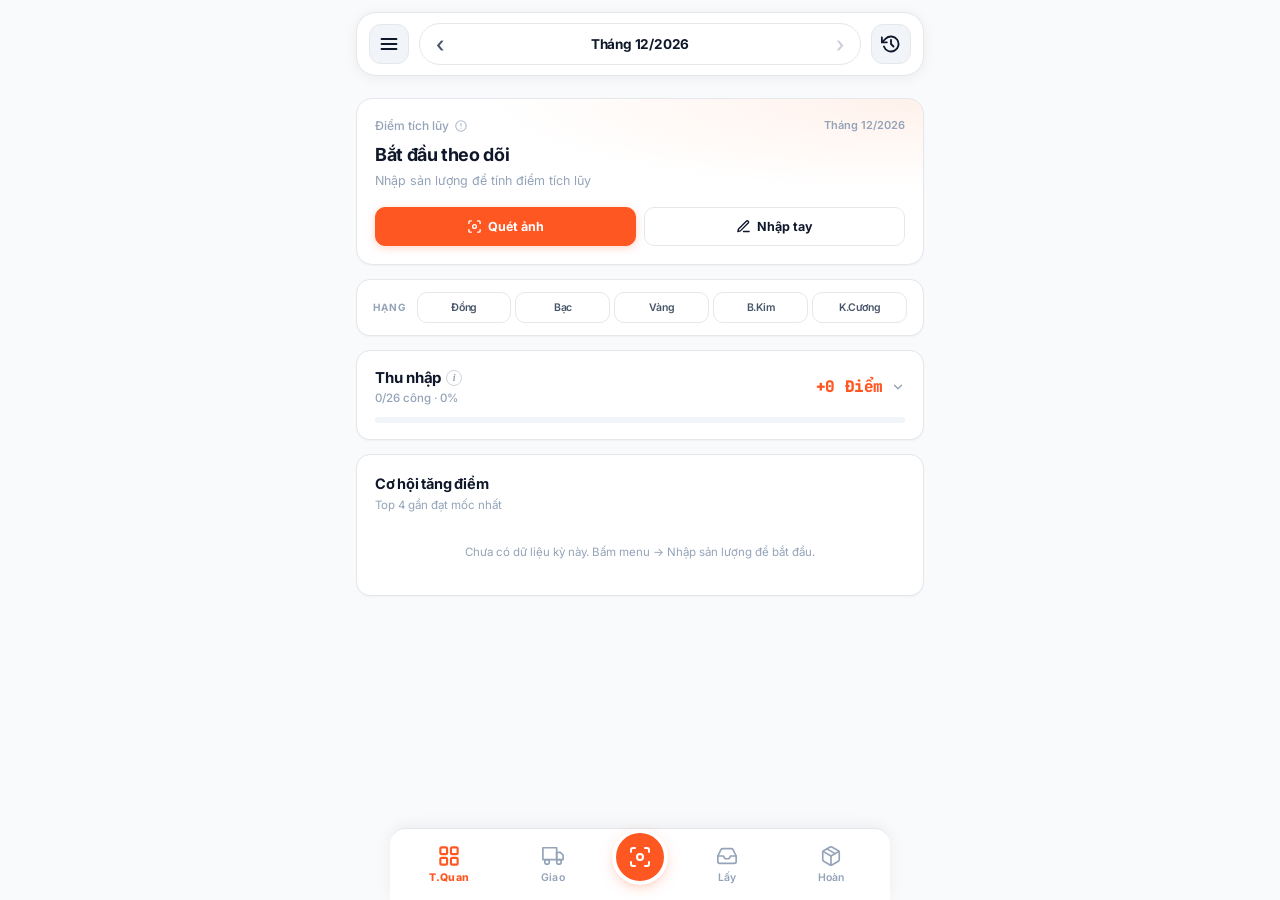
<file: index.html>
<!DOCTYPE html>
<html lang="vi">
<head>
<meta charset="UTF-8">
<meta name="viewport" content="width=device-width, initial-scale=1.0, maximum-scale=5.0, viewport-fit=cover">
<meta name="apple-mobile-web-app-capable" content="yes">
<meta name="apple-mobile-web-app-status-bar-style" content="black-translucent">
<meta name="theme-color" content="#f8fafc">
<meta name="description" content="Theo dõi sản lượng giao/lấy/hoàn và tính điểm SPX">
<title>Theo Dõi Sản Lượng & Điểm SPX</title>
<link rel="manifest" href="./manifest.json">
<link rel="apple-touch-icon" href="[data-uri]">
<meta name="apple-mobile-web-app-title" content="SPX Tracker">
<link rel="stylesheet" href="./css/style.css">
</head>
<body>

<div class="header-wrapper">
  <div class="header-card">
    <div class="header-row">
      <button class="header-icon-btn" onclick="openMenuModal()" aria-label="Menu">
        <svg viewBox="0 0 24 24" fill="none" stroke="currentColor" stroke-width="2.2" stroke-linecap="round">
          <line x1="3" y1="6" x2="21" y2="6"/>
          <line x1="3" y1="12" x2="21" y2="12"/>
          <line x1="3" y1="18" x2="21" y2="18"/>
        </svg>
      </button>

      <div class="period-cluster">
        <button class="period-arrow-btn" id="periodPrev" onclick="periodPrev()" aria-label="Tháng trước">‹</button>
        <button class="period-label" id="periodLabel" onclick="openPeriodPicker()">Tháng 10/2026</button>
        <button class="period-arrow-btn" id="periodNext" onclick="periodNext()" aria-label="Tháng sau">›</button>
      </div>

      <button class="header-icon-btn" onclick="openHistoryTab()" aria-label="Nhật ký">
        <svg viewBox="0 0 24 24" fill="none" stroke="currentColor" stroke-width="2.2" stroke-linecap="round" stroke-linejoin="round">
          <polyline points="1 4 1 10 7 10"/>
          <path d="M3.51 15a9 9 0 1 0 2.13-9.36L1 10"/>
          <polyline points="12 7 12 12 15 15"/>
        </svg>
      </button>
    </div>
  </div>
  <input type="month" id="monthPickerInput" style="display:none" onchange="jumpToMonth(this.value)">
</div>

<div class="layout-shell">
  <div class="content-area">

    <div id="reminderBanner" class="reminder-banner" style="display:none">
      <div class="reminder-banner-head">
        <span class="reminder-banner-icon" id="reminderIcon">⚠️</span>
        <span class="reminder-banner-title" id="reminderTitle">Chưa quét sản lượng</span>
        <button class="reminder-banner-close" onclick="dismissReminderBanner()" aria-label="Đóng">✕</button>
      </div>
      <div class="reminder-banner-sub" id="reminderSub"></div>
      <div class="reminder-banner-actions">
        <button class="reminder-btn-secondary" id="reminderSecondaryBtn" onclick="openHistoryTab()" style="display:none">Xem chi tiết</button>
        <button class="reminder-btn-primary" onclick="openOcrPicker()">📷 Quét ngay</button>
      </div>
    </div>

    <div class="tab-panel active" id="tab-overview">
      <main class="app-container">

        <section class="hero" id="overviewHero">
          <div class="hero-top">
            <span class="hero-eyebrow">
              Điểm tích lũy
              <button type="button" class="hero-info-btn" onclick="toggleHeroMetrics()" aria-label="Chi tiết">
                <svg viewBox="0 0 24 24" fill="none" stroke="currentColor" stroke-width="2" stroke-linecap="round" stroke-linejoin="round">
                  <circle cx="12" cy="12" r="9"/>
                  <line x1="12" y1="8" x2="12" y2="12"/>
                  <line x1="12" y1="16" x2="12.01" y2="16"/>
                </svg>
              </button>
            </span>
            <span class="hero-context" id="heroContext"></span>
          </div>

          <div class="hero-data" id="heroData">
            <div class="hero-row-main">
              <div class="hero-value hero-value-tappable" id="overallTotalPoints" onclick="toggleHeroMetrics()" role="button" tabindex="0" aria-label="Xem chi tiết">
                0 <span class="hero-value-unit">Điểm</span>
              </div>
            </div>

            <div class="hero-metrics-wrap" id="heroMetricsWrap">
              <div class="hero-metrics" id="heroMetrics">
                <div class="hero-metric">
                  <div class="hero-metric-value" id="heroBase">0</div>
                  <div class="hero-metric-label">Gốc</div>
                </div>
                <div class="hero-metric">
                  <div class="hero-metric-value" id="heroBonus">+0</div>
                  <div class="hero-metric-label">Thưởng</div>
                </div>
                <div class="hero-metric">
                  <div class="hero-metric-value" id="heroIncome">+0</div>
                  <div class="hero-metric-label">Thu nhập</div>
                </div>
              </div>
            </div>

            <div class="hero-tiles" id="heroTiles">
              <div class="hero-tile hero-tile-giao">
                <span class="hero-tile-label">Giao</span>
                <span class="hero-tile-value" id="heroTileDel">0</span>
              </div>
              <div class="hero-tile hero-tile-lay">
                <span class="hero-tile-label">Lấy</span>
                <span class="hero-tile-value" id="heroTilePick">0</span>
              </div>
              <div class="hero-tile hero-tile-hoan">
                <span class="hero-tile-label">Hoàn</span>
                <span class="hero-tile-value" id="heroTileRet">0</span>
              </div>
            </div>
          </div>

          <div class="hero-empty" id="heroEmpty">
            <div class="hero-empty-title">Bắt đầu theo dõi</div>
            <div class="hero-empty-sub">Nhập sản lượng để tính điểm tích lũy</div>
            <div class="hero-empty-cta">
              <button type="button" class="btn-cta-ocr" onclick="openOcrPicker()">
                <svg viewBox="0 0 24 24" fill="none" stroke="currentColor" stroke-width="2.2" stroke-linecap="round" stroke-linejoin="round">
                  <path d="M3 7V5a2 2 0 0 1 2-2h2"/>
                  <path d="M17 3h2a2 2 0 0 1 2 2v2"/>
                  <path d="M21 17v2a2 2 0 0 1-2 2h-2"/>
                  <path d="M7 21H5a2 2 0 0 1-2-2v-2"/>
                  <circle cx="12" cy="12" r="3"/>
                </svg>
                <span>Quét ảnh</span>
              </button>
              <button type="button" class="btn-cta-manual" onclick="openAddModal()">
                <svg viewBox="0 0 24 24" fill="none" stroke="currentColor" stroke-width="2.2" stroke-linecap="round" stroke-linejoin="round">
                  <path d="M12 20h9"/>
                  <path d="M16.5 3.5a2.121 2.121 0 0 1 3 3L7 19l-4 1 1-4L16.5 3.5z"/>
                </svg>
                <span>Nhập tay</span>
              </button>
            </div>
          </div>
        </section>

        <section class="card card-rank">
          <div class="rank-inline-row">
            <span class="rank-inline-label">Hạng</span>
            <div class="rank-pill-group rank-pill-group-inline">
              <button class="rank-pill" data-rank="dong"      onclick="setRankTier('dong', 0.10, this)">Đồng</button>
              <button class="rank-pill" data-rank="bac"       onclick="setRankTier('bac', 0.15, this)">Bạc</button>
              <button class="rank-pill" data-rank="vang"      onclick="setRankTier('vang', 0.20, this)">Vàng</button>
              <button class="rank-pill" data-rank="bach_kim"  onclick="setRankTier('bach_kim', 0.22, this)">B.Kim</button>
              <button class="rank-pill" data-rank="kim_cuong" onclick="setRankTier('kim_cuong', 0.26, this)">K.Cương</button>
            </div>
          </div>
        </section>

        <details class="card income-section" id="incomeDetails">
          <summary class="income-summary">
            <div class="income-summary-row">
              <div class="income-summary-left">
                <span class="income-summary-title">
                  Thu nhập
                  <button class="info-icon" type="button"
                          onclick="event.preventDefault(); event.stopPropagation(); showIncomeInfo()"
                          aria-label="Trợ giúp">i</button>
                </span>
                <span class="income-summary-days" id="incomeDayCount">0/26 công · 0%</span>
              </div>
              <div class="income-summary-right">
                <span class="income-summary-value" id="incomeTotalDisplay">+0 Điểm</span>
                <span class="income-chevron">
                  <svg width="14" height="14" viewBox="0 0 24 24" fill="none" stroke="currentColor" stroke-width="2.4" stroke-linecap="round" stroke-linejoin="round">
                    <polyline points="6 9 12 15 18 9"/>
                  </svg>
                </span>
              </div>
            </div>
            <div class="income-progress">
              <div class="income-progress-fill" id="incomeProgressFill"></div>
            </div>
          </summary>

          <div class="income-content">
            <div class="salary-month-hint" id="salaryMonthHint">📅 Áp dụng cho: Tháng 10/2026</div>

            <div class="income-row income-row-region">
              <span class="income-row-label">Khu vực tính công</span>
              <div class="region-pill-group">
                <button type="button" class="region-pill" data-region="mien" onclick="changeRegion('mien', this)">
                  <span>MIỀN TRUNG</span>
                </button>
                <button type="button" class="region-pill" data-region="hcm_hn" onclick="changeRegion('hcm_hn', this)">
                  <span>TP.HCM · HN</span>
                </button>
              </div>
            </div>
            <div class="income-row">
              <span class="income-row-label">LCB</span>
              <div class="income-row-input">
                <input type="number" inputmode="numeric" id="salaryBaseInput" value="0" min="0" oninput="saveSalaryConfig()" onchange="saveSalaryConfig()">
                <span class="income-unit">đ/tháng</span>
              </div>
            </div>
            <div class="income-row">
              <span class="income-row-label">Bưu cục</span>
              <div class="income-row-input">
                <input type="number" inputmode="numeric" id="manualBuuCucInput" value="0" min="0" oninput="saveManualPoints()" onchange="saveManualPoints()">
                <span class="income-unit">đ/tháng</span>
              </div>
            </div>
            <div class="income-row">
              <span class="income-row-label">Tài xế</span>
              <div class="income-row-input">
                <input type="number" inputmode="numeric" id="manualTaiXeInput" value="0" min="0" oninput="saveManualPoints()" onchange="saveManualPoints()">
                <span class="income-unit">đ/tháng</span>
              </div>
            </div>

            <div class="taixe-condition-banner" id="taixeConditionBanner" style="display:none">
              <div class="taixe-banner-head">
                <span class="taixe-banner-icon" id="taixeBannerIcon">⚠️</span>
                <span class="taixe-banner-title" id="taixeBannerTitle">Chưa đủ điều kiện cộng Tài xế</span>
              </div>
              <div class="taixe-banner-progress-text" id="taixeProgressText">
                Đơn Giao: 388/1,500
              </div>
              <div class="taixe-banner-progress-bar">
                <div class="taixe-banner-progress-fill" id="taixeProgressFill"></div>
              </div>
              <div class="taixe-banner-sub" id="taixeBannerSub">Còn thiếu 1,112 đơn</div>
            </div>

            <div class="income-summary-box">
              <div class="income-summary-line">
                <span>Lương 1 công</span>
                <span id="incomePerDayText">0 Điểm/công</span>
              </div>
              <div class="income-summary-line total">
                <span>Đã tích lũy</span>
                <b id="incomeTotalDisplayInner">+0 Điểm</b>
              </div>
            </div>
            <button class="btn btn-primary income-save-btn" onclick="forceSaveConfig()">Lưu cấu hình tháng này</button>
          </div>
        </details>

        <section class="card" id="opportunityCard">
          <div class="card-head">
            <div>
              <h2 class="card-title">Cơ hội tăng điểm</h2>
              <p class="card-sub">Top 4 gần đạt mốc nhất</p>
            </div>
          </div>
          <div id="overviewMilestoneList"></div>
          <button type="button" class="view-all-opp-btn" id="viewAllOpportunitiesBtn" onclick="openAllOpportunitiesModal()" style="display:none">
            <span>Xem tất cả</span>
            <svg viewBox="0 0 24 24" fill="none" stroke="currentColor" stroke-width="2.2" stroke-linecap="round" stroke-linejoin="round">
              <polyline points="9 18 15 12 9 6"/>
            </svg>
          </button>
        </section>

      </main>
    </div>

    <div class="tab-panel" id="tab-delivery">
      <main class="app-container">
        <section class="hero hero-sm hero-giao">
          <div class="hero-top">
            <span class="hero-eyebrow">Giao</span>
            <span class="hero-pill" id="delTotalOrders">0 đơn</span>
          </div>
          <div class="hero-value" id="delTotalPoints">0 <span class="hero-value-unit">Điểm</span></div>
        </section>
        <section class="card card-flush">
          <div class="card-head-pad">
            <h2 class="card-title">Phân bổ & mục tiêu</h2>
          </div>
          <div class="table-scroll table-clean">
            <table>
              <thead>
                <tr>
                  <th>KG</th>
                  <th>SL</th>
                  <th>Mốc</th>
                  <th>Điểm</th>
                  <th class="th-right">Cần</th>
                  <th class="th-right">Được</th>
                </tr>
              </thead>
              <tbody id="delTableBody"></tbody>
            </table>
          </div>
        </section>
      </main>
    </div>

    <div class="tab-panel" id="tab-pickup">
      <main class="app-container">
        <section class="hero hero-sm hero-lay">
          <div class="hero-top">
            <span class="hero-eyebrow">Lấy</span>
            <span class="hero-pill" id="pickTotalOrders">0 đơn</span>
          </div>
          <div class="hero-value" id="pickTotalPoints">0 <span class="hero-value-unit">Điểm</span></div>
        </section>
        <section class="card card-flush">
          <div class="card-head-pad">
            <h2 class="card-title">Phân bổ & mục tiêu</h2>
          </div>
          <div class="table-scroll table-clean">
            <table>
              <thead>
                <tr>
                  <th>KG</th>
                  <th>SL</th>
                  <th>Mốc</th>
                  <th>Điểm</th>
                  <th class="th-right">Cần</th>
                  <th class="th-right">Được</th>
                </tr>
              </thead>
              <tbody id="pickTableBody"></tbody>
            </table>
          </div>
        </section>
      </main>
    </div>

    <div class="tab-panel" id="tab-return">
      <main class="app-container">
        <section class="hero hero-sm hero-hoan">
          <div class="hero-top">
            <span class="hero-eyebrow">Hoàn</span>
            <span class="hero-pill" id="retTotalOrders">0 đơn</span>
          </div>
          <div class="hero-value" id="retTotalPoints">0 <span class="hero-value-unit">Điểm</span></div>
        </section>
        <section class="card card-flush">
          <div class="card-head-pad">
            <h2 class="card-title">Phân bổ & mục tiêu</h2>
          </div>
          <div class="table-scroll table-clean">
            <table>
              <thead>
                <tr>
                  <th>KG</th>
                  <th>SL</th>
                  <th>Mốc</th>
                  <th>Điểm</th>
                  <th class="th-right">Cần</th>
                  <th class="th-right">Được</th>
                </tr>
              </thead>
              <tbody id="retTableBody"></tbody>
            </table>
          </div>
        </section>
      </main>
    </div>

    <div class="tab-panel" id="tab-history">
      <main class="app-container">
        <section class="card">
          <div class="card-head">
            <div>
              <h2 class="card-title">Nhật ký</h2>
              <p class="card-sub" id="histCountNote">0 bản ghi</p>
            </div>
          </div>
          <div class="filter-bar">
            <button class="filter-btn active" onclick="setHistFilter('all', this)">Tất cả</button>
            <button class="filter-btn" onclick="setHistFilter('delivery', this)">Giao</button>
            <button class="filter-btn" onclick="setHistFilter('pickup', this)">Lấy</button>
            <button class="filter-btn" onclick="setHistFilter('return', this)">Hoàn</button>
            <button class="filter-btn filter-btn-date" id="histFilterDateBtn" onclick="openHistoryDatePicker()">📅 Ngày</button>
          </div>

          <div id="historyEntries"></div>
        </section>
      </main>
    </div>

  </div>
</div>

<aside class="bottom-nav">
  <button class="nav-btn active" data-tab="overview" onclick="switchMainTab('overview', this)" aria-label="Tổng quan">
    <svg class="nav-icon" viewBox="0 0 24 24" fill="none" stroke="currentColor" stroke-width="1.8" stroke-linecap="round" stroke-linejoin="round">
      <rect x="3" y="3" width="7" height="7" rx="1.5"/>
      <rect x="14" y="3" width="7" height="7" rx="1.5"/>
      <rect x="3" y="14" width="7" height="7" rx="1.5"/>
      <rect x="14" y="14" width="7" height="7" rx="1.5"/>
    </svg>
    <span class="nav-label">T.Quan</span>
  </button>

  <button class="nav-btn" data-tab="delivery" onclick="switchMainTab('delivery', this)" aria-label="Giao">
    <svg class="nav-icon" viewBox="0 0 24 24" fill="none" stroke="currentColor" stroke-width="1.8" stroke-linecap="round" stroke-linejoin="round">
      <path d="M1 3h15v13H1z"/>
      <path d="M16 8h4l3 3v5h-7V8z"/>
      <circle cx="5.5" cy="18.5" r="2.5"/>
      <circle cx="18.5" cy="18.5" r="2.5"/>
    </svg>
    <span class="nav-label">Giao</span>
  </button>

  <button class="nav-btn-fab" onclick="openOcrPicker()" aria-label="Quét ảnh">
    <span class="fab-icon">
      <svg viewBox="0 0 24 24" fill="none" stroke="currentColor" stroke-width="2" stroke-linecap="round" stroke-linejoin="round">
        <path d="M3 7V5a2 2 0 0 1 2-2h2"/>
        <path d="M17 3h2a2 2 0 0 1 2 2v2"/>
        <path d="M21 17v2a2 2 0 0 1-2 2h-2"/>
        <path d="M7 21H5a2 2 0 0 1-2-2v-2"/>
        <circle cx="12" cy="12" r="3"/>
      </svg>
    </span>
  </button>

  <button class="nav-btn" data-tab="pickup" onclick="switchMainTab('pickup', this)" aria-label="Lấy">
    <svg class="nav-icon" viewBox="0 0 24 24" fill="none" stroke="currentColor" stroke-width="1.8" stroke-linecap="round" stroke-linejoin="round">
      <path d="M22 12h-6l-2 3h-4l-2-3H2"/>
      <path d="M5.45 5.11 2 12v6a2 2 0 0 0 2 2h16a2 2 0 0 0 2-2v-6l-3.45-6.89A2 2 0 0 0 16.76 4H7.24a2 2 0 0 0-1.79 1.11z"/>
    </svg>
    <span class="nav-label">Lấy</span>
  </button>

  <button class="nav-btn" data-tab="return" onclick="switchMainTab('return', this)" aria-label="Hoàn">
    <svg class="nav-icon" viewBox="0 0 24 24" fill="none" stroke="currentColor" stroke-width="1.8" stroke-linecap="round" stroke-linejoin="round">
      <path d="M16.5 9.4 7.5 4.21"/>
      <path d="M21 16V8a2 2 0 0 0-1-1.73l-7-4a2 2 0 0 0-2 0l-7 4A2 2 0 0 0 3 8v8a2 2 0 0 0 1 1.73l7 4a2 2 0 0 0 2 0l7-4A2 2 0 0 0 21 16z"/>
      <polyline points="3.27 6.96 12 12.01 20.73 6.96"/>
      <line x1="12" y1="22.08" x2="12" y2="12"/>
    </svg>
    <span class="nav-label">Hoàn</span>
  </button>
</aside>

<input type="file" id="ocrFileInput" accept="image/*" multiple style="display:none;" onchange="handleOcrImage(event)">
<input type="date" id="historyDatePickerInput" style="display:none" onchange="applyHistoryDateFilter(this.value)">

<div class="modal-shade" id="menuModal" onclick="if(event.target===this)closeMenuModal()">
  <div class="modal-box menu-modal-box">
    <div class="modal-box-head">
      <h3>Menu</h3>
      <button class="modal-close-btn" onclick="closeMenuModal()" aria-label="Đóng">
        <svg width="20" height="20" viewBox="0 0 24 24" fill="none" stroke="currentColor" stroke-width="2" stroke-linecap="round">
          <line x1="18" y1="6" x2="6" y2="18"/>
          <line x1="6" y1="6" x2="18" y2="18"/>
        </svg>
      </button>
    </div>
    <div class="modal-body menu-body">

      <div class="menu-section-label">Cài đặt</div>
      <button class="menu-item" onclick="toggleThemeFromMenu()">
        <span class="menu-icon">
          <svg viewBox="0 0 24 24" fill="none" stroke="currentColor" stroke-width="1.8" stroke-linecap="round" stroke-linejoin="round">
            <path d="M21 12.79A9 9 0 1 1 11.21 3 7 7 0 0 0 21 12.79z"/>
          </svg>
        </span>
        <div class="menu-text">
          <div class="menu-title" id="menuThemeTitle">Chế độ tối</div>
          <div class="menu-sub" id="menuThemeSub">Chuyển sang giao diện tối</div>
        </div>
      </button>

      <button class="menu-item" onclick="toggleAutoSaveOCRFromMenu()">
        <span class="menu-icon">
          <svg viewBox="0 0 24 24" fill="none" stroke="currentColor" stroke-width="1.8" stroke-linecap="round" stroke-linejoin="round">
            <path d="M19 21H5a2 2 0 0 1-2-2V5a2 2 0 0 1 2-2h11l5 5v11a2 2 0 0 1-2 2z"/>
            <polyline points="17 21 17 13 7 13 7 21"/>
            <polyline points="7 3 7 8 15 8"/>
          </svg>
        </span>
        <div class="menu-text">
          <div class="menu-title" id="menuAutoSaveTitle">Tự lưu OCR: BẬT</div>
          <div class="menu-sub" id="menuAutoSaveSub">Tự động lưu khi OCR đọc đúng</div>
        </div>
      </button>

      <button class="menu-item" onclick="closeMenuModal();openSettingsModal()">
        <span class="menu-icon">
          <svg viewBox="0 0 24 24" fill="none" stroke="currentColor" stroke-width="1.8" stroke-linecap="round" stroke-linejoin="round">
            <path d="M21 15v4a2 2 0 0 1-2 2H5a2 2 0 0 1-2-2v-4"/>
            <polyline points="7 10 12 15 17 10"/>
            <line x1="12" y1="15" x2="12" y2="3"/>
          </svg>
        </span>
        <div class="menu-text">
          <div class="menu-title">Backup & Cloud</div>
          <div class="menu-sub">Đồng bộ Gist · JSON · Dọn trùng</div>
        </div>
      </button>

      <button class="menu-item" onclick="closeMenuModal();checkVersion()">
        <span class="menu-icon">
          <svg viewBox="0 0 24 24" fill="none" stroke="currentColor" stroke-width="1.8" stroke-linecap="round" stroke-linejoin="round">
            <polyline points="23 4 23 10 17 10"/>
            <polyline points="1 20 1 14 7 14"/>
            <path d="M3.51 9a9 9 0 0 1 14.85-3.36L23 10M1 14l4.64 4.36A9 9 0 0 0 20.49 15"/>
          </svg>
        </span>
        <div class="menu-text">
          <div class="menu-title">Kiểm tra cập nhật</div>
          <div class="menu-sub">Tìm bản mới từ server</div>
        </div>
      </button>

      <div class="menu-section-label">Dữ liệu</div>
      <button class="menu-item" onclick="closeMenuModal();openAddModal()">
        <span class="menu-icon">
          <svg viewBox="0 0 24 24" fill="none" stroke="currentColor" stroke-width="1.8" stroke-linecap="round" stroke-linejoin="round">
            <path d="M12 20h9"/>
            <path d="M16.5 3.5a2.121 2.121 0 0 1 3 3L7 19l-4 1 1-4L16.5 3.5z"/>
          </svg>
        </span>
        <div class="menu-text">
          <div class="menu-title">Nhập sản lượng</div>
          <div class="menu-sub">Nhập tay theo 8 dải khối lượng</div>
        </div>
      </button>

      <button class="menu-item" onclick="closeMenuModal();openShareTargetModal()">
        <span class="menu-icon">
          <svg viewBox="0 0 24 24" fill="none" stroke="currentColor" stroke-width="1.8" stroke-linecap="round" stroke-linejoin="round">
            <path d="M4 12v8a2 2 0 0 0 2 2h12a2 2 0 0 0 2-2v-8"/>
            <polyline points="16 6 12 2 8 6"/>
            <line x1="12" y1="2" x2="12" y2="15"/>
          </svg>
        </span>
        <div class="menu-text">
          <div class="menu-title">📤 Chia sẻ ảnh</div>
          <div class="menu-sub">Share từ Gallery → OCR tự động</div>
        </div>
      </button>

      <div class="menu-section-label">Khác</div>
      <a class="menu-item" href="./guide.html" style="text-decoration:none">
        <span class="menu-icon">
          <svg viewBox="0 0 24 24" fill="none" stroke="currentColor" stroke-width="1.8" stroke-linecap="round" stroke-linejoin="round">
            <path d="M2 3h6a4 4 0 0 1 4 4v14a3 3 0 0 0-3-3H2z"/>
            <path d="M22 3h-6a4 4 0 0 0-4 4v14a3 3 0 0 1 3-3h7z"/>
          </svg>
        </span>
        <div class="menu-text">
          <div class="menu-title">Hướng dẫn sử dụng</div>
          <div class="menu-sub">Mở trang hướng dẫn đầy đủ</div>
        </div>
      </a>

      <button class="menu-item" onclick="closeMenuModal();openCoffeeModal()">
        <span class="menu-icon menu-icon-heart">
          <svg viewBox="0 0 24 24" fill="currentColor">
            <path d="M12 21s-7.5-4.8-10-10c-1.4-3 0-7 4-7 2 0 3.5 1 4 2.5.5-1.5 2-2.5 4-2.5 4 0 5.4 4 4 7-2.5 5.2-10 10-10 10z"/>
          </svg>
        </span>
        <div class="menu-text">
          <div class="menu-title">Ủng hộ tác giả</div>
          <div class="menu-sub">Viettinbank · Cảm ơn bạn!</div>
        </div>
      </button>

    </div>
  </div>
</div>

<div class="modal-shade" id="entryModal">
  <div class="modal-box">
    <div class="modal-box-head">
      <button class="modal-back-btn" id="backToBatchBtn" onclick="backToBatch()" style="display:none">← Quay lại</button>
      <h3 id="modalTitle" style="flex:1;text-align:center;">Nhập sản lượng ngày</h3>
      <button class="modal-close-btn" onclick="closeModal()" aria-label="Đóng">
        <svg width="20" height="20" viewBox="0 0 24 24" fill="none" stroke="currentColor" stroke-width="2" stroke-linecap="round">
          <line x1="18" y1="6" x2="6" y2="18"/>
          <line x1="6" y1="6" x2="18" y2="18"/>
        </svg>
      </button>
    </div>
    <div class="modal-body">
      <input type="hidden" id="editEntryId" value="">
      <input type="hidden" id="editEntryType" value="">
      <div style="margin-bottom:14px;max-width:180px">
        <label class="form-label">Ngày ghi nhận</label>
        <input type="date" id="inputDate" class="input-control">
      </div>
      <div class="modal-tabs" id="modalSubTabGroup">
        <button type="button" class="modal-tab-btn active tab-del" id="subtab-btn-del" onclick="switchModalSubTab('del')">Giao</button>
        <button type="button" class="modal-tab-btn tab-pick" id="subtab-btn-pick" onclick="switchModalSubTab('pick')">Lấy</button>
        <button type="button" class="modal-tab-btn tab-ret" id="subtab-btn-ret" onclick="switchModalSubTab('ret')">Hoàn</button>
      </div>
      <div class="modal-section-card card-del modal-subtab-pane" id="pane-del">
        <div class="weights-horizontal-grid">
          <div class="weight-input-item"><label>&gt;0 - 2 kg</label><input type="number" inputmode="numeric" id="del_inp_0_2" class="input-control auto-clear" value="0" min="0"></div>
          <div class="weight-input-item"><label>&gt;2 - 4 kg</label><input type="number" inputmode="numeric" id="del_inp_2_4" class="input-control auto-clear" value="0" min="0"></div>
          <div class="weight-input-item"><label>&gt;4 - 6 kg</label><input type="number" inputmode="numeric" id="del_inp_4_6" class="input-control auto-clear" value="0" min="0"></div>
          <div class="weight-input-item"><label>&gt;6 - 8 kg</label><input type="number" inputmode="numeric" id="del_inp_6_8" class="input-control auto-clear" value="0" min="0"></div>
          <div class="weight-input-item"><label>&gt;8 - 10 kg</label><input type="number" inputmode="numeric" id="del_inp_8_10" class="input-control auto-clear" value="0" min="0"></div>
          <div class="weight-input-item"><label>&gt;10 - 12 kg</label><input type="number" inputmode="numeric" id="del_inp_10_12" class="input-control auto-clear" value="0" min="0"></div>
          <div class="weight-input-item"><label>&gt;12 - 15 kg</label><input type="number" inputmode="numeric" id="del_inp_12_15" class="input-control auto-clear" value="0" min="0"></div>
          <div class="weight-input-item"><label>&gt;15 kg</label><input type="number" inputmode="numeric" id="del_inp_over_15" class="input-control auto-clear" value="0" min="0"></div>
        </div>
      </div>
      <div class="modal-section-card card-pick modal-subtab-pane" id="pane-pick" style="display:none">
        <div class="weights-horizontal-grid">
          <div class="weight-input-item"><label>&gt;0 - 2 kg</label><input type="number" inputmode="numeric" id="pick_inp_0_2" class="input-control auto-clear" value="0" min="0"></div>
          <div class="weight-input-item"><label>&gt;2 - 4 kg</label><input type="number" inputmode="numeric" id="pick_inp_2_4" class="input-control auto-clear" value="0" min="0"></div>
          <div class="weight-input-item"><label>&gt;4 - 6 kg</label><input type="number" inputmode="numeric" id="pick_inp_4_6" class="input-control auto-clear" value="0" min="0"></div>
          <div class="weight-input-item"><label>&gt;6 - 8 kg</label><input type="number" inputmode="numeric" id="pick_inp_6_8" class="input-control auto-clear" value="0" min="0"></div>
          <div class="weight-input-item"><label>&gt;8 - 10 kg</label><input type="number" inputmode="numeric" id="pick_inp_8_10" class="input-control auto-clear" value="0" min="0"></div>
          <div class="weight-input-item"><label>&gt;10 - 12 kg</label><input type="number" inputmode="numeric" id="pick_inp_10_12" class="input-control auto-clear" value="0" min="0"></div>
          <div class="weight-input-item"><label>&gt;12 - 15 kg</label><input type="number" inputmode="numeric" id="pick_inp_12_15" class="input-control auto-clear" value="0" min="0"></div>
          <div class="weight-input-item"><label>&gt;15 kg</label><input type="number" inputmode="numeric" id="pick_inp_over_15" class="input-control auto-clear" value="0" min="0"></div>
        </div>
      </div>
      <div class="modal-section-card card-ret modal-subtab-pane" id="pane-ret" style="display:none">
        <div class="weights-horizontal-grid">
          <div class="weight-input-item"><label>&gt;0 - 2 kg</label><input type="number" inputmode="numeric" id="ret_inp_0_2" class="input-control auto-clear" value="0" min="0"></div>
          <div class="weight-input-item"><label>&gt;2 - 4 kg</label><input type="number" inputmode="numeric" id="ret_inp_2_4" class="input-control auto-clear" value="0" min="0"></div>
          <div class="weight-input-item"><label>&gt;4 - 6 kg</label><input type="number" inputmode="numeric" id="ret_inp_4_6" class="input-control auto-clear" value="0" min="0"></div>
          <div class="weight-input-item"><label>&gt;6 - 8 kg</label><input type="number" inputmode="numeric" id="ret_inp_6_8" class="input-control auto-clear" value="0" min="0"></div>
          <div class="weight-input-item"><label>&gt;8 - 10 kg</label><input type="number" inputmode="numeric" id="ret_inp_8_10" class="input-control auto-clear" value="0" min="0"></div>
          <div class="weight-input-item"><label>&gt;10 - 12 kg</label><input type="number" inputmode="numeric" id="ret_inp_10_12" class="input-control auto-clear" value="0" min="0"></div>
          <div class="weight-input-item"><label>&gt;12 - 15 kg</label><input type="number" inputmode="numeric" id="ret_inp_12_15" class="input-control auto-clear" value="0" min="0"></div>
          <div class="weight-input-item"><label>&gt;15 kg</label><input type="number" inputmode="numeric" id="ret_inp_over_15" class="input-control auto-clear" value="0" min="0"></div>
        </div>
      </div>
      <div class="ocr-preview-box" id="ocrPreviewBox" style="display:none">
        <div class="ocr-preview-label">
          <span>Ảnh gốc — đối chiếu số</span>
          <span class="ocr-hide-btn" onclick="document.getElementById('ocrPreviewBox').style.display='none'">Ẩn</span>
        </div>
        <img class="ocr-preview-img" id="ocrPreviewImg" alt="Ảnh đã quét" onclick="openOcrLightbox()">
        <div style="text-align:right;margin-top:8px">
          <button type="button" id="ocrDebugToggle" onclick="toggleOcrDebugText()" style="background:transparent;border:1px solid var(--border);color:var(--text-3);font-size:10px;padding:4px 10px;border-radius:6px;cursor:pointer;font-family:inherit;font-weight:600">Xem log</button>
        </div>
        <pre id="ocrDebugText" style="display:none;background:#0d1117;color:#3fb950;font-family:'JetBrains Mono',monospace;font-size:10px;line-height:1.5;padding:10px;margin-top:10px;border-radius:6px;max-height:250px;overflow:auto;white-space:pre-wrap;word-break:break-all;border:1px solid #30363d"></pre>
      </div>
    </div>
    <div class="modal-box-foot">
      <button class="btn" onclick="closeModal()">Hủy</button>
      <button class="btn btn-primary" onclick="saveRecord()">Lưu dữ liệu</button>
    </div>
  </div>
</div>

<div class="modal-shade" id="batchOcrModal">
  <div class="modal-box">
    <div class="modal-box-head">
      <h3>Kết quả quét (<span id="batchCount">0</span>)</h3>
      <button class="modal-close-btn" onclick="closeBatchOcrModal()" aria-label="Đóng">
        <svg width="20" height="20" viewBox="0 0 24 24" fill="none" stroke="currentColor" stroke-width="2" stroke-linecap="round">
          <line x1="18" y1="6" x2="6" y2="18"/>
          <line x1="6" y1="6" x2="18" y2="18"/>
        </svg>
      </button>
    </div>
    <div class="modal-body">
      <div id="batchList"></div>
    </div>
    <div class="modal-box-foot" style="justify-content:space-between;flex-wrap:wrap;gap:6px">
      <button class="btn btn-ocr" onclick="appendBatchFiles()">📷 Quét thêm</button>
      <div style="display:flex;gap:6px;margin-left:auto">
        <button class="btn" onclick="closeBatchOcrModal()">Đóng</button>
        <button class="btn btn-primary" onclick="saveBatchAll()">Lưu tất cả</button>
      </div>
    </div>
  </div>
</div>

<div class="modal-shade" id="settingsModal" onclick="if(event.target===this)closeSettingsModal()">
  <div class="modal-box">
    <div class="modal-box-head">
      <h3>Backup & Quản lý</h3>
      <button class="modal-close-btn" onclick="closeSettingsModal()" aria-label="Đóng">
        <svg width="20" height="20" viewBox="0 0 24 24" fill="none" stroke="currentColor" stroke-width="2" stroke-linecap="round">
          <line x1="18" y1="6" x2="6" y2="18"/>
          <line x1="6" y1="6" x2="18" y2="18"/>
        </svg>
      </button>
    </div>
    <div class="modal-body">

      <div class="settings-section-title">☁️ Cloud Backup (GitHub Gist)</div>
      <p class="settings-hint">Tự động lưu lên Cloud — reset máy không mất dữ liệu.</p>

      <label class="settings-label">GitHub Token</label>
      <input type="password" id="ghTokenInput" class="input-control" placeholder="ghp_... (dán token mới)" style="font-family:'JetBrains Mono',monospace;font-size:12px">

      <div class="token-status-wrap" id="tokenStatusWrap" style="display:none">
        <span class="token-saved-label" id="tokenSavedLabel">✅ Đã lưu token</span>
        <button type="button" class="token-clear-btn" id="clearTokenBtn" onclick="clearCloudToken()">
          🗑️ Xóa token
        </button>
      </div>

      <label class="settings-label" style="margin-top:12px">Gist ID</label>
      <input type="text" id="gistIdInput" class="input-control" placeholder="Tự động sau lần backup đầu" style="font-family:'JetBrains Mono',monospace;font-size:12px">

      <label class="settings-checkbox">
        <input type="checkbox" id="autoBackupToggle" style="width:auto;margin:0">
        <span>Tự động backup sau mỗi thay đổi</span>
      </label>

      <div class="settings-row">
        <button class="btn" onclick="testCloudConnection()" style="flex:1">🔌 Kiểm tra</button>
        <button class="btn btn-primary" onclick="pushToCloud()" style="flex:1">☁️ Backup</button>
      </div>
      <div style="margin-top:8px">
        <button class="btn" onclick="pullFromCloud()" style="width:100%">⬇️ Khôi phục từ Cloud</button>
      </div>

      <div class="cloud-status idle" id="cloudStatus">Chưa cấu hình</div>

      <hr class="settings-hr">

      <div class="settings-section-title">📁 Sao lưu cục bộ</div>
      <p class="settings-hint">Export/Import dữ liệu dạng file JSON.</p>

      <div class="settings-row">
        <button class="btn" id="copyJsonBtn" onclick="copyDataJson()" style="flex:1">📋 Chép</button>
        <button class="btn" onclick="openPasteJsonModal()" style="flex:1">📝 Dán</button>
      </div>
      <div class="settings-row" style="margin-top:8px">
        <button class="btn" onclick="exportData()" style="flex:1">💾 Lưu file</button>
        <button class="btn" onclick="document.getElementById('importFileInput').click()" style="flex:1">📥 Nạp file</button>
        <input type="file" id="importFileInput" accept=".json" style="display:none;" onchange="importData(event)">
      </div>
      <div style="margin-top:8px">
        <button class="btn" onclick="restoreFromVault()" style="width:100%">🔄 Phục hồi tự động</button>
      </div>

      <hr class="settings-hr">

      <div class="settings-section-title">🧹 Công cụ</div>
      <p class="settings-hint">Tìm và xóa các bản ghi trùng lặp (cùng ngày + cùng số liệu).</p>
      <button class="btn" onclick="cleanupDuplicates()" style="width:100%;background:var(--warning-bg);border-color:var(--warning-bd);color:var(--warning);font-weight:600">
        Dọn bản ghi trùng lặp
      </button>

      <div style="margin-top:10px">
        <div class="settings-section-title" style="font-size:12px;margin-bottom:4px">📷 Cache OCR</div>
        <p class="settings-hint" id="ocrCacheStats" style="margin-bottom:8px;font-family:'JetBrains Mono',monospace;font-size:11px">Đang đọc...</p>
        <button class="btn" onclick="clearOcrCacheFromSettings()" style="width:100%;background:var(--warning-bg);border-color:var(--warning-bd);color:var(--warning);font-weight:600">
          🗑️ Xóa cache OCR
        </button>
      </div>

      <hr class="settings-hr">

      <div class="settings-section-title" style="color:var(--danger)">⚠️ Vùng nguy hiểm</div>
      <p class="settings-hint">Xóa toàn bộ dữ liệu sản lượng đã nhập. <b style="color:var(--danger)">Không thể khôi phục!</b></p>
      <button class="btn" onclick="clearAllHistory()" style="width:100%;background:var(--danger-bg);border-color:var(--danger-bd);color:var(--danger);font-weight:600">
        Xóa toàn bộ nhật ký
      </button>

      <hr class="settings-hr">

      <div class="settings-section-title">📖 Hướng dẫn lấy Token</div>
      <ol class="settings-guide">
        <li>Vào <b>github.com/settings/tokens</b></li>
        <li>Bấm <b>Generate new token (classic)</b></li>
        <li>Note: <code>spx-backup</code> · Expiration: <code>No expiration</code></li>
        <li>Scope: tích <b>gist</b> · Bấm <b>Generate</b></li>
        <li>Copy token → paste vào ô trên</li>
      </ol>
    </div>
    <div class="modal-box-foot">
      <button class="btn btn-primary" onclick="closeSettingsModal()" style="width:100%">Đóng</button>
    </div>
  </div>
</div>

<div class="modal-shade" id="pasteJsonModal" onclick="if(event.target===this)closePasteJsonModal()">
  <div class="modal-box coffee-modal-box">
    <div class="modal-box-head">
      <h3>Dán chuỗi JSON</h3>
      <button class="modal-close-btn" onclick="closePasteJsonModal()" aria-label="Đóng">
        <svg width="20" height="20" viewBox="0 0 24 24" fill="none" stroke="currentColor" stroke-width="2" stroke-linecap="round">
          <line x1="18" y1="6" x2="6" y2="18"/>
          <line x1="6" y1="6" x2="18" y2="18"/>
        </svg>
      </button>
    </div>
    <div class="modal-body">
      <p style="font-size:12px;color:var(--text-2);margin-bottom:10px">Dán mã JSON đã sao chép:</p>
      <textarea id="jsonPasteInput" rows="8" class="input-control" style="font-family:'JetBrains Mono',monospace;font-size:11px;resize:vertical" placeholder='{"delivery":[...], "pickup":[...], "return":[...]}'></textarea>
    </div>
    <div class="modal-box-foot">
      <button class="btn" onclick="closePasteJsonModal()">Hủy</button>
      <button class="btn btn-primary" onclick="confirmImportJsonString()">Khôi phục</button>
    </div>
  </div>
</div>

<div class="modal-shade" id="coffeeModal" onclick="if(event.target===this)closeCoffeeModal()">
  <div class="modal-box coffee-modal-box">
    <div class="modal-box-head">
      <h3>Ủng hộ tác giả</h3>
      <button class="modal-close-btn" onclick="closeCoffeeModal()" aria-label="Đóng">
        <svg width="20" height="20" viewBox="0 0 24 24" fill="none" stroke="currentColor" stroke-width="2" stroke-linecap="round">
          <line x1="18" y1="6" x2="6" y2="18"/>
          <line x1="6" y1="6" x2="18" y2="18"/>
        </svg>
      </button>
    </div>
    <div class="modal-body">
      <div class="donate-heart">❤️</div>
      <p class="donate-text">
        Nếu app này giúp ích cho công việc của bạn,<br>
        hãy ủng hộ tác giả một chút nhé!
      </p>

      <div class="bank-card">
        <div class="bank-label">VIETTINBANK</div>
        <div class="bank-stk" id="bankSTK">106879606835</div>
        <div class="bank-name">Chủ TK: LINH</div>
        <button class="btn btn-primary" id="copyBankBtn" onclick="copyBankNumber()" style="width:100%;margin-top:16px;font-weight:600;padding:12px">
          📋 Sao chép số tài khoản
        </button>
      </div>
    </div>
    <div class="modal-box-foot">
      <button class="btn" onclick="closeCoffeeModal()" style="width:100%">Đóng</button>
    </div>
  </div>
</div>

<div class="modal-shade" id="shareTargetModal" onclick="if(event.target===this)closeShareTargetModal()">
  <div class="modal-box">
    <div class="modal-box-head">
      <h3>📤 Chia sẻ ảnh vào app</h3>
      <button class="modal-close-btn" onclick="closeShareTargetModal()" aria-label="Đóng">
        <svg width="20" height="20" viewBox="0 0 24 24" fill="none" stroke="currentColor" stroke-width="2" stroke-linecap="round">
          <line x1="18" y1="6" x2="6" y2="18"/>
          <line x1="6" y1="6" x2="18" y2="18"/>
        </svg>
      </button>
    </div>
    <div class="modal-body">

      <div class="share-status-box" id="shareStatusBox">
        <span class="share-status-icon" id="shareStatusIcon">⏳</span>
        <div class="share-status-text">
          <div class="share-status-title" id="shareStatusTitle">Đang kiểm tra...</div>
          <div class="share-status-sub" id="shareStatusSub"></div>
        </div>
      </div>

      <div class="share-intro">
        Sau khi cài app, bạn có thể <b>share ảnh chụp màn hình SPX</b> trực tiếp từ Gallery vào app — OCR sẽ tự chạy, không cần mở app rồi chọn ảnh lại.
      </div>

      <div class="share-steps">
        <div class="share-step">
          <div class="share-step-num">1</div>
          <div class="share-step-text">Cài app vào màn hình chính <span class="share-step-hint">(Chrome → ⋮ → "Thêm vào màn hình chính")</span></div>
        </div>
        <div class="share-step">
          <div class="share-step-num">2</div>
          <div class="share-step-text">Mở app <b>SPX</b> → chụp màn hình báo cáo sản lượng ngày hôm trước</div>
        </div>
        <div class="share-step">
          <div class="share-step-num">3</div>
          <div class="share-step-text">Mở <b>Gallery / Ảnh</b> → chọn ảnh vừa chụp</div>
        </div>
        <div class="share-step">
          <div class="share-step-num">4</div>
          <div class="share-step-text">Bấm <b>Chia sẻ (Share)</b> → chọn <b>SPX Tracker</b> trong danh sách</div>
        </div>
        <div class="share-step">
          <div class="share-step-num">5</div>
          <div class="share-step-text">App tự mở + tự OCR ngay 🎉 <span class="share-step-hint">Không cần chọn ảnh lại</span></div>
        </div>
      </div>

      <div class="share-note">
        <div class="share-note-title">💡 Lưu ý tương thích</div>
        <div class="share-note-row"><span class="share-note-badge ok">OK</span> Android Chrome — hỗ trợ đầy đủ, share nhiều ảnh cùng lúc</div>
        <div class="share-note-row"><span class="share-note-badge warn">LIMIT</span> iOS Safari 17+ — hỗ trợ <b>hạn chế</b>, chỉ 1 ảnh/lần</div>
        <div class="share-note-row"><span class="share-note-badge warn">N/A</span> Desktop — chưa hỗ trợ share_target</div>
        <div class="share-note-row"><span class="share-note-badge req">PWA</span> Chỉ hoạt động khi app đã <b>cài</b> vào màn hình chính</div>
      </div>

    </div>
    <div class="modal-box-foot">
      <button class="btn btn-primary" onclick="closeShareTargetModal()" style="width:100%">Đã hiểu</button>
    </div>
  </div>
</div>

<div class="modal-shade" id="allOpportunitiesModal" onclick="if(event.target===this)closeAllOpportunitiesModal()">
  <div class="modal-box">
    <div class="modal-box-head">
      <h3>Cơ hội tăng điểm</h3>
      <button class="modal-close-btn" onclick="closeAllOpportunitiesModal()" aria-label="Đóng">
        <svg width="20" height="20" viewBox="0 0 24 24" fill="none" stroke="currentColor" stroke-width="2" stroke-linecap="round">
          <line x1="18" y1="6" x2="6" y2="18"/>
          <line x1="6" y1="6" x2="18" y2="18"/>
        </svg>
      </button>
    </div>
    <div class="modal-body">
      <div class="filter-bar" style="margin-bottom:14px">
        <button type="button" class="filter-btn active" onclick="setAllOppFilter('del', this)">Giao</button>
        <button type="button" class="filter-btn" onclick="setAllOppFilter('pick', this)">Lấy</button>
        <button type="button" class="filter-btn" onclick="setAllOppFilter('ret', this)">Hoàn</button>
      </div>
      <div id="allOpportunitiesList"></div>
    </div>
    <div class="modal-box-foot">
      <button class="btn btn-primary" onclick="closeAllOpportunitiesModal()" style="width:100%">Đóng</button>
    </div>
  </div>
</div>

<div id="undoBanner" class="undo-banner">
  <span id="undoMsg" style="flex:1">Đã thực hiện thay đổi</span>
  <button class="undo-btn" onclick="undoLast()">Hoàn tác</button>
</div>

<div id="ocrLoadingOverlay">
  <div class="spinner"></div>
  <div class="ocr-title" id="ocrStatusTitle">Đang quét ảnh...</div>
  <div class="ocr-desc" id="ocrStatusDesc">Vui lòng chờ trong giây lát</div>
</div>

<div id="ocrLightbox" onclick="closeOcrLightbox()">
  <button class="close-lb" onclick="closeOcrLightbox()" aria-label="Đóng">✕</button>
  <img id="ocrLightboxImg" alt="Ảnh phóng to">
</div>

<div id="appToast" class="app-toast"></div>

<div id="updateBanner" class="update-banner">
  <span class="update-banner-icon">🎉</span>
  <span id="updateBannerMsg" class="update-banner-msg">Có bản mới!</span>
  <button class="update-banner-btn" onclick="applyUpdate()">Cập nhật</button>
</div>

<div class="modal-shade dialog-shade" id="dialogModal">
  <div class="dialog-box">
    <div class="dialog-icon-wrap">
      <span class="dialog-icon" id="dialogIcon">ℹ️</span>
    </div>
    <h3 class="dialog-title" id="dialogTitle">Thông báo</h3>
    <div class="dialog-message" id="dialogMessage"></div>
    <div class="dialog-actions">
      <button class="dialog-btn dialog-btn-cancel" id="dialogCancelBtn" onclick="dialogCancel()">Hủy</button>
      <button class="btn btn-primary dialog-btn-ok" id="dialogOkBtn" onclick="dialogOk()">OK</button>
    </div>
  </div>
</div>

<script type="module" src="./js/main.js"></script>
</body>
</html>
</file>
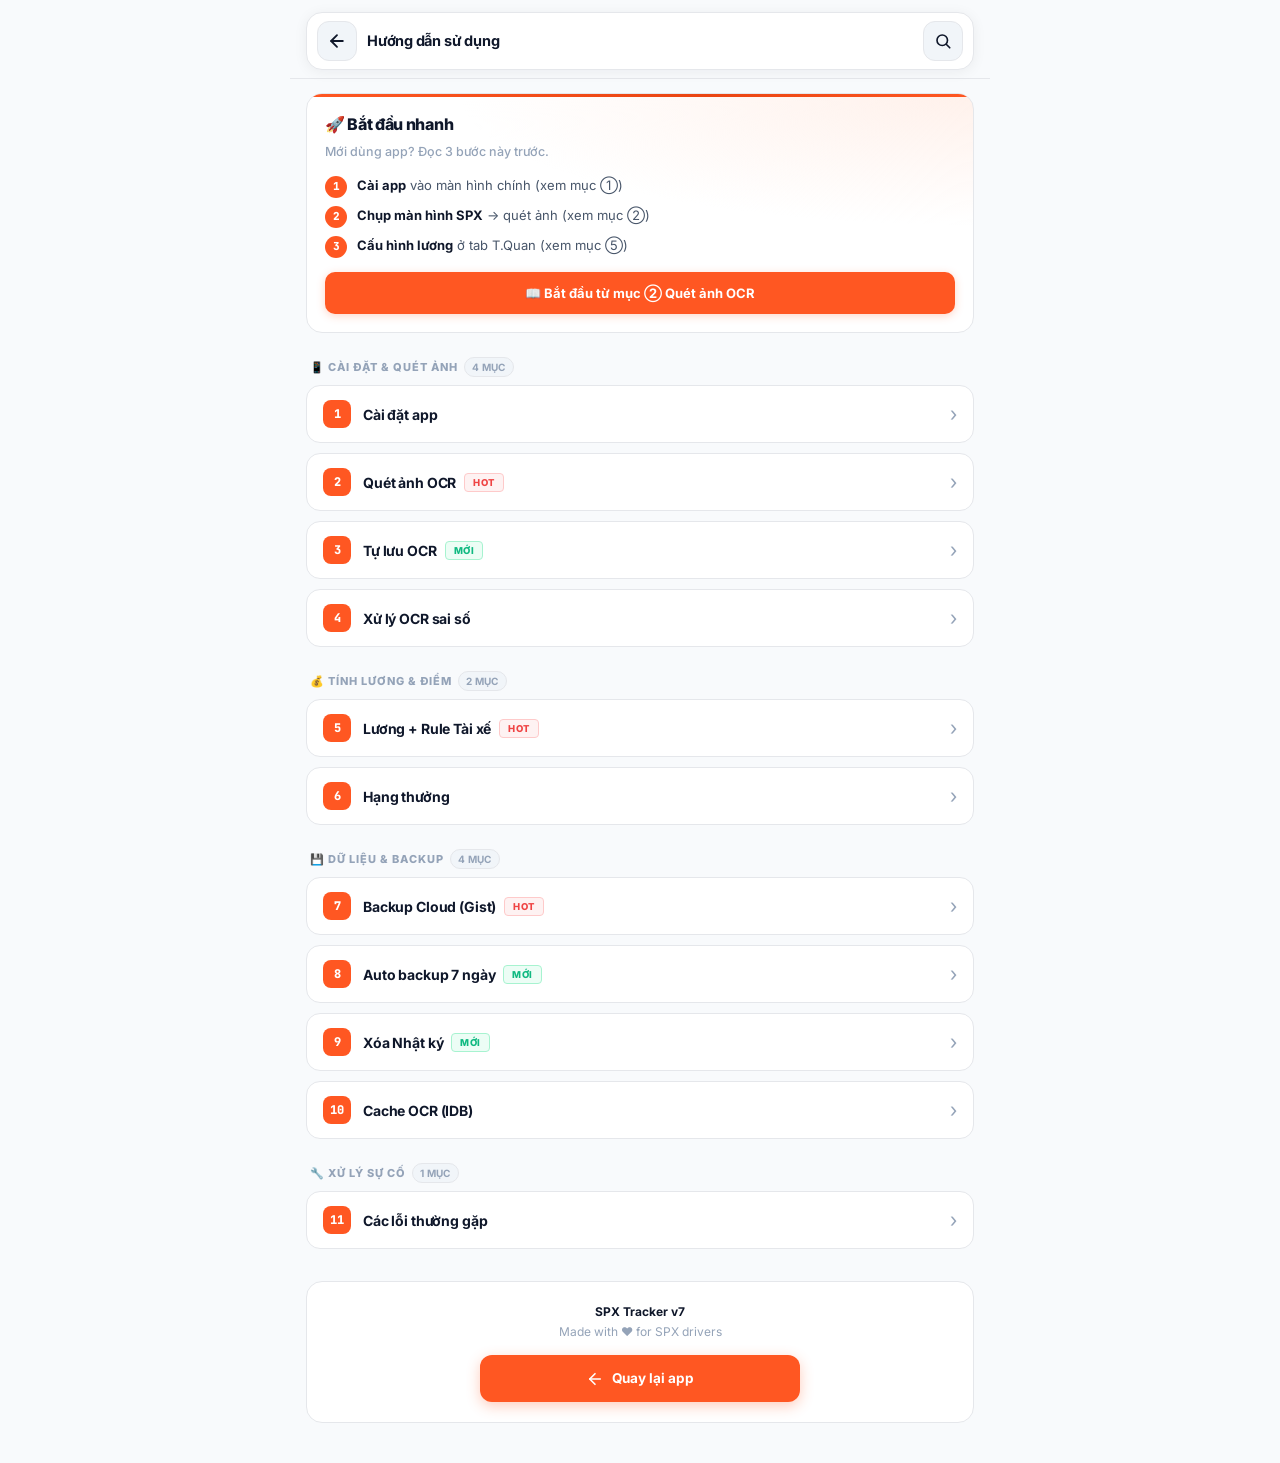
<file: guide.html>
<!DOCTYPE html>
<html lang="vi">
<head>
<meta charset="UTF-8">
<meta name="viewport" content="width=device-width, initial-scale=1.0, maximum-scale=1.0, user-scalable=no, viewport-fit=cover">
<meta name="apple-mobile-web-app-capable" content="yes">
<meta name="theme-color" content="#f8fafc">
<title>Hướng dẫn — SPX Tracker</title>
<link rel="stylesheet" href="https://fonts.googleapis.com/css2?family=Inter:wght@400;500;600;700;800&family=JetBrains+Mono:wght@500;600;700&display=swap">
<style>
:root {
  --bg: #f8fafc; --surface: #ffffff; --surface-2: #f1f5f9; --border: #e5e7eb;
  --text-1: #0f172a; --text-2: #475569; --text-3: #94a3b8;
  --accent: #ff5722; --accent-soft: #fff1eb; --accent-border: #ffd5c2;
  --success: #059669; --success-bg: #ecfdf5; --success-bd: #a7f3d0;
  --warning: #d97706; --warning-bg: #fffbeb; --warning-bd: #fde68a;
  --danger: #dc2626; --danger-bg: #fef2f2; --danger-bd: #fecaca;
  --info: #2563eb; --info-bg: #eff6ff; --info-bd: #bfdbfe;
  --new: #10b981; --new-bg: #ecfdf5; --new-bd: #a7f3d0;
  --hot: #ef4444; --hot-bg: #fef2f2; --hot-bd: #fecaca;
}
[data-theme="dark"] {
  --bg: #0d1117; --surface: #161b22; --surface-2: #21262d; --border: #30363d;
  --text-1: #e6edf3; --text-2: #adbac7; --text-3: #768390;
  --accent: #ff6e40; --accent-soft: rgba(255,110,64,0.12); --accent-border: rgba(255,110,64,0.3);
  --success: #3fb950; --success-bg: rgba(63,185,80,0.12); --success-bd: rgba(63,185,80,0.3);
  --warning: #d29922; --warning-bg: rgba(210,153,34,0.12); --warning-bd: rgba(210,153,34,0.3);
  --danger: #f85149; --danger-bg: rgba(248,81,73,0.12); --danger-bd: rgba(248,81,73,0.3);
  --info: #58a6ff; --info-bg: rgba(88,166,255,0.12); --info-bd: rgba(88,166,255,0.3);
  --new: #3fb950; --new-bg: rgba(63,185,80,0.12); --new-bd: rgba(63,185,80,0.3);
  --hot: #f85149; --hot-bg: rgba(248,81,73,0.12); --hot-bd: rgba(248,81,73,0.3);
}
* { box-sizing: border-box; margin: 0; padding: 0; -webkit-tap-highlight-color: transparent; }
html { scroll-behavior: smooth; }
body {
  background: var(--bg); color: var(--text-1);
  font-family: 'Inter', -apple-system, BlinkMacSystemFont, "Segoe UI", Roboto, sans-serif;
  font-size: 14px; line-height: 1.6; -webkit-font-smoothing: antialiased;
  padding-bottom: 40px;
}

/* ============ HEADER ============ */
.g-header {
  position: sticky; top: 0; z-index: 50; background: var(--bg);
  padding: 12px 16px 8px; padding-top: calc(12px + env(safe-area-inset-top, 0px));
  max-width: 700px; margin: 0 auto; border-bottom: 1px solid var(--border);
}
.g-header-inner {
  background: var(--surface); border: 1px solid var(--border); border-radius: 16px;
  padding: 8px 10px; display: flex; align-items: center; gap: 10px;
  box-shadow: 0 2px 14px rgba(15,23,42,0.06);
}
[data-theme="dark"] .g-header-inner { box-shadow: 0 2px 14px rgba(0,0,0,0.35); }
.g-back-btn {
  width: 40px; height: 40px; flex-shrink: 0; display: inline-flex;
  align-items: center; justify-content: center; background: var(--surface-2);
  border: 1px solid var(--border); border-radius: 12px; cursor: pointer;
  color: var(--text-1); text-decoration: none; transition: all 0.15s;
}
.g-back-btn:active { transform: scale(0.94); }
.g-back-btn svg { width: 20px; height: 20px; }
.g-title { flex: 1; font-size: 14.5px; font-weight: 700; letter-spacing: -0.015em; }
.g-search-toggle {
  width: 40px; height: 40px; flex-shrink: 0; display: inline-flex;
  align-items: center; justify-content: center; background: var(--surface-2);
  border: 1px solid var(--border); border-radius: 12px; cursor: pointer;
  color: var(--text-1); transition: all 0.15s;
}
.g-search-toggle:active { transform: scale(0.94); }
.g-search-toggle.active { background: var(--accent); border-color: var(--accent); color: #fff; }
.g-search-toggle svg { width: 18px; height: 18px; }

/* ============ SEARCH BAR ============ */
.g-search-wrap {
  max-width: 700px; margin: 0 auto;
  max-height: 0; overflow: hidden;
  transition: max-height 0.25s ease-out, padding 0.25s ease-out, opacity 0.2s;
  opacity: 0;
  padding: 0 16px;
}
.g-search-wrap.active {
  max-height: 80px; opacity: 1; padding: 12px 16px 4px;
}
.g-search-inner {
  background: var(--surface); border: 1px solid var(--border); border-radius: 12px;
  padding: 10px 14px; display: flex; align-items: center; gap: 10px;
}
.g-search-inner svg { width: 16px; height: 16px; color: var(--text-3); flex-shrink: 0; }
.g-search-input {
  flex: 1; border: none; background: transparent; outline: none;
  color: var(--text-1); font-size: 14px; font-family: inherit;
}
.g-search-input::placeholder { color: var(--text-3); }
.g-search-clear {
  width: 22px; height: 22px; border: none; background: var(--surface-2);
  border-radius: 50%; cursor: pointer; color: var(--text-3); font-size: 14px;
  display: none; align-items: center; justify-content: center; padding: 0;
  font-family: inherit; line-height: 1;
}
.g-search-clear.show { display: inline-flex; }

/* ============ SHELL ============ */
.g-shell { max-width: 700px; margin: 0 auto; padding: 0 16px; }

/* ============ HERO QUICK START ============ */
.g-quick {
  background: var(--surface); border: 1px solid var(--border); border-radius: 16px;
  padding: 18px; margin-top: 14px; position: relative; overflow: hidden;
  background-image: radial-gradient(140% 100% at 100% 0%, var(--accent-soft) 0%, transparent 55%);
}
.g-quick::before {
  content: ''; position: absolute; top: 0; left: 0; right: 0; height: 3px;
  background: linear-gradient(90deg, var(--accent) 0%, #ea4512 60%, var(--accent) 100%);
}
.g-quick-title {
  font-size: 16px; font-weight: 800; letter-spacing: -0.02em;
  display: flex; align-items: center; gap: 8px; margin-bottom: 4px;
}
.g-quick-sub { font-size: 12.5px; color: var(--text-3); font-weight: 500; margin-bottom: 14px; }
.g-quick-steps { display: flex; flex-direction: column; gap: 8px; margin-bottom: 14px; }
.g-quick-step {
  display: flex; align-items: flex-start; gap: 10px;
  font-size: 13px; color: var(--text-2); line-height: 1.5;
}
.g-quick-num {
  width: 22px; height: 22px; flex-shrink: 0; display: inline-flex;
  align-items: center; justify-content: center; background: var(--accent); color: #fff;
  font-family: 'JetBrains Mono', monospace; font-weight: 800; font-size: 11px;
  border-radius: 50%; line-height: 1;
}
.g-quick-step b { color: var(--text-1); font-weight: 700; }
.g-quick-cta {
  display: inline-flex; align-items: center; justify-content: center; gap: 6px;
  width: 100%; padding: 11px 16px; background: var(--accent); color: #fff;
  border: none; border-radius: 10px; font-size: 13px; font-weight: 700;
  font-family: inherit; cursor: pointer; text-decoration: none;
  box-shadow: 0 2px 8px rgba(255,87,34,0.25);
  transition: all 0.15s;
}
.g-quick-cta:active { transform: scale(0.97); }

/* ============ GROUPS ============ */
.g-group { margin-top: 24px; }
.g-group-head {
  font-size: 11px; font-weight: 800; text-transform: uppercase;
  letter-spacing: 1px; color: var(--text-3);
  padding: 0 4px 8px; display: flex; align-items: center; gap: 6px;
}
.g-group-head span.count {
  font-size: 10px; font-weight: 700; color: var(--text-3);
  background: var(--surface-2); border: 1px solid var(--border);
  padding: 1px 7px; border-radius: 999px; letter-spacing: 0.3px;
}

/* ============ ACCORDION SECTION ============ */
.g-acc {
  background: var(--surface); border: 1px solid var(--border);
  border-radius: 14px; margin-bottom: 10px;
  overflow: hidden; transition: border-color 0.2s, box-shadow 0.2s;
}
.g-acc.open {
  border-color: var(--accent-border);
  box-shadow: 0 4px 14px rgba(255,87,34,0.08);
}
.g-acc-head {
  width: 100%; padding: 14px 16px; border: none; background: transparent;
  cursor: pointer; font-family: inherit; text-align: left;
  display: flex; align-items: center; gap: 12px;
  transition: background 0.15s;
}
.g-acc-head:active { background: var(--surface-2); }
.g-acc-num {
  width: 28px; height: 28px; flex-shrink: 0; display: inline-flex;
  align-items: center; justify-content: center;
  background: var(--accent); color: #fff;
  font-family: 'JetBrains Mono', monospace; font-weight: 800; font-size: 12px;
  border-radius: 8px;
}
.g-acc-title {
  flex: 1; min-width: 0; font-size: 14px; font-weight: 700;
  color: var(--text-1); letter-spacing: -0.01em;
  display: flex; align-items: center; gap: 8px; flex-wrap: wrap;
}
.g-acc-arrow {
  font-size: 20px; line-height: 1; color: var(--text-3);
  transition: transform 0.25s ease-out, color 0.2s;
  flex-shrink: 0;
}
.g-acc.open .g-acc-arrow { transform: rotate(90deg); color: var(--accent); }
.g-acc-body {
  max-height: 0; overflow: hidden;
  transition: max-height 0.3s ease-out;
}
.g-acc.open .g-acc-body { max-height: 5000px; }
.g-acc-content {
  padding: 0 16px 18px;
  border-top: 1px solid var(--border);
  padding-top: 14px;
}

/* ============ BADGES ============ */
.g-badge-new,
.g-badge-hot {
  display: inline-block; font-size: 9.5px; font-weight: 800;
  padding: 2px 8px; border-radius: 4px; border: 1px solid;
  letter-spacing: 0.5px; text-transform: uppercase;
  line-height: 1.4;
}
.g-badge-new { color: var(--new); background: var(--new-bg); border-color: var(--new-bd); }
.g-badge-hot { color: var(--hot); background: var(--hot-bg); border-color: var(--hot-bd); }

/* ============ CONTENT IN SECTION ============ */
.g-h3 {
  font-size: 13px; font-weight: 700; margin: 16px 0 8px;
  letter-spacing: -0.01em; color: var(--text-1);
  display: flex; align-items: center; gap: 6px;
}
.g-h3:first-child { margin-top: 0; }
.g-p { font-size: 13px; color: var(--text-2); line-height: 1.65; margin-bottom: 10px; }
.g-p:last-child { margin-bottom: 0; }
.g-p b { color: var(--text-1); font-weight: 700; }
.g-p code {
  font-family: 'JetBrains Mono', monospace; font-size: 11.5px;
  background: var(--surface-2); border: 1px solid var(--border);
  padding: 1px 6px; border-radius: 4px; color: var(--accent); font-weight: 600;
  word-break: break-all;
}
.g-list { list-style: none; padding: 0; margin: 0 0 10px; display: flex; flex-direction: column; gap: 6px; }
.g-list li { position: relative; padding-left: 24px; font-size: 13px; color: var(--text-2); line-height: 1.55; }
.g-list li::before {
  content: ''; position: absolute; left: 8px; top: 8px;
  width: 6px; height: 6px; border-radius: 50%; background: var(--accent);
}
.g-list li b { color: var(--text-1); font-weight: 700; }
.g-olist { padding-left: 22px; margin: 0 0 10px; font-size: 13px; color: var(--text-2); line-height: 1.7; }
.g-olist li { margin-bottom: 6px; padding-left: 4px; }
.g-olist li b { color: var(--text-1); font-weight: 700; }

.g-card {
  background: var(--surface-2); border: 1px solid var(--border);
  border-radius: 12px; padding: 12px 14px; margin: 10px 0;
}
.g-card-title { font-size: 12.5px; font-weight: 700; margin-bottom: 6px; color: var(--text-1); }
.g-card p { font-size: 12px; color: var(--text-2); line-height: 1.55; margin: 0; }
.g-card p + p { margin-top: 6px; }
.g-card b { color: var(--text-1); font-weight: 700; }

.g-table {
  width: 100%; border-collapse: collapse; font-size: 12.5px; margin: 10px 0;
  background: var(--surface); border-radius: 10px; overflow: hidden;
  border: 1px solid var(--border);
}
.g-table th {
  background: var(--surface-2); text-align: left; padding: 10px 12px;
  font-size: 10.5px; font-weight: 700; text-transform: uppercase;
  letter-spacing: 0.6px; color: var(--text-3); border-bottom: 1px solid var(--border);
}
.g-table td { padding: 10px 12px; border-bottom: 1px solid var(--border); color: var(--text-2); vertical-align: top; }
.g-table tr:last-child td { border-bottom: none; }
.g-table b { color: var(--text-1); font-weight: 700; }

.g-code {
  background: #0d1117; color: #c9d1d9; font-family: 'JetBrains Mono', monospace;
  font-size: 11.5px; line-height: 1.55; padding: 12px 14px; border-radius: 10px;
  overflow-x: auto; margin: 10px 0; border: 1px solid #30363d; white-space: pre;
}
.g-code b { color: #ff6e40; font-weight: 700; }

/* ============ CALLOUT ============ */
.g-callout {
  padding: 12px 14px; border-radius: 12px; margin: 12px 0;
  border-left: 4px solid; font-size: 12.5px; line-height: 1.6;
  background: var(--surface-2);
}
.g-callout-title {
  font-weight: 800; font-size: 12px; display: block;
  margin-bottom: 6px; letter-spacing: -0.005em;
  display: flex; align-items: center; gap: 6px;
}
.g-callout b { color: var(--text-1); font-weight: 700; }
.g-callout p { margin: 0; color: var(--text-2); }
.g-callout p + p { margin-top: 6px; }

.g-callout-info { border-color: var(--info); background: var(--info-bg); }
.g-callout-info .g-callout-title { color: var(--info); }
.g-callout-warn { border-color: var(--warning); background: var(--warning-bg); }
.g-callout-warn .g-callout-title { color: var(--warning); }
.g-callout-danger { border-color: var(--danger); background: var(--danger-bg); }
.g-callout-danger .g-callout-title { color: var(--danger); }
.g-callout-success { border-color: var(--success); background: var(--success-bg); }
.g-callout-success .g-callout-title { color: var(--success); }

/* ============ SECTION "NOT FOUND" ============ */
.g-empty {
  text-align: center; padding: 40px 20px;
  color: var(--text-3); font-size: 13px; display: none;
}
.g-empty.show { display: block; }

/* ============ FOOTER ============ */
.g-footer {
  margin-top: 32px; padding: 20px;
  background: var(--surface); border: 1px solid var(--border);
  border-radius: 16px; text-align: center;
}
.g-footer-text { font-size: 12px; color: var(--text-3); line-height: 1.6; margin-bottom: 14px; }
.g-footer-text b { color: var(--text-1); font-weight: 700; }
.g-footer-btn {
  display: inline-flex; align-items: center; justify-content: center; gap: 8px;
  padding: 13px 22px; background: var(--accent); color: #fff; border: none;
  border-radius: 12px; font-family: inherit; font-size: 13.5px; font-weight: 700;
  cursor: pointer; text-decoration: none; width: 100%; max-width: 320px;
  box-shadow: 0 4px 14px rgba(255,87,34,0.3);
}
.g-footer-btn:active { transform: scale(0.97); }
.g-footer-btn svg { width: 18px; height: 18px; }

/* ============ LIGHTBOX ============ */
#gLightbox {
  position: fixed; inset: 0; background: rgba(0,0,0,0.95);
  display: none; align-items: center; justify-content: center;
  z-index: 999; padding: 16px;
}
#gLightbox.active { display: flex; }
#gLightbox img { max-width: 100%; max-height: 100%; object-fit: contain; border-radius: 8px; }
#gLightbox .g-lb-close {
  position: absolute; top: calc(12px + env(safe-area-inset-top, 0px)); right: 12px;
  width: 44px; height: 44px; border-radius: 50%; background: rgba(255,255,255,0.15);
  color: #fff; border: none; font-size: 22px; font-weight: 700; cursor: pointer;
}

/* ============ RESPONSIVE ============ */
@media (max-width: 360px) {
  .g-quick { padding: 16px; }
  .g-quick-title { font-size: 15px; }
  .g-acc-head { padding: 12px 14px; gap: 10px; }
  .g-acc-num { width: 26px; height: 26px; font-size: 11px; }
  .g-acc-title { font-size: 13.5px; }
  .g-acc-content { padding: 12px 14px 16px; }
  .g-table th, .g-table td { padding: 8px 10px; font-size: 11.5px; }
}

@media (prefers-reduced-motion: reduce) {
  .g-acc-body, .g-acc-arrow, .g-search-wrap { transition: none !important; }
}
</style>
</head>
<body>

<header class="g-header">
  <div class="g-header-inner">
    <a href="./index.html" class="g-back-btn" aria-label="Quay lại">
      <svg viewBox="0 0 24 24" fill="none" stroke="currentColor" stroke-width="2.2" stroke-linecap="round" stroke-linejoin="round">
        <line x1="19" y1="12" x2="5" y2="12"/>
        <polyline points="12 19 5 12 12 5"/>
      </svg>
    </a>
    <div class="g-title">Hướng dẫn sử dụng</div>
    <button class="g-search-toggle" id="gSearchToggle" onclick="toggleSearch()" aria-label="Tìm kiếm">
      <svg viewBox="0 0 24 24" fill="none" stroke="currentColor" stroke-width="2.2" stroke-linecap="round" stroke-linejoin="round">
        <circle cx="11" cy="11" r="7"/>
        <line x1="21" y1="21" x2="16.65" y2="16.65"/>
      </svg>
    </button>
  </div>
</header>

<div class="g-search-wrap" id="gSearchWrap">
  <div class="g-search-inner">
    <svg viewBox="0 0 24 24" fill="none" stroke="currentColor" stroke-width="2.2" stroke-linecap="round" stroke-linejoin="round">
      <circle cx="11" cy="11" r="7"/>
      <line x1="21" y1="21" x2="16.65" y2="16.65"/>
    </svg>
    <input type="text" class="g-search-input" id="gSearchInput" placeholder="Tìm: OCR, backup, lương..." oninput="filterSections(this.value)">
    <button class="g-search-clear" id="gSearchClear" onclick="clearSearch()" aria-label="Xóa">✕</button>
  </div>
</div>

<div class="g-shell">

  <!-- ============ QUICK START ============ -->
  <section class="g-quick" id="quickStart">
    <div class="g-quick-title">🚀 Bắt đầu nhanh</div>
    <div class="g-quick-sub">Mới dùng app? Đọc 3 bước này trước.</div>
    <div class="g-quick-steps">
      <div class="g-quick-step">
        <span class="g-quick-num">1</span>
        <span><b>Cài app</b> vào màn hình chính (xem mục ①)</span>
      </div>
      <div class="g-quick-step">
        <span class="g-quick-num">2</span>
        <span><b>Chụp màn hình SPX</b> → quét ảnh (xem mục ②)</span>
      </div>
      <div class="g-quick-step">
        <span class="g-quick-num">3</span>
        <span><b>Cấu hình lương</b> ở tab T.Quan (xem mục ⑤)</span>
      </div>
    </div>
    <a href="#sec-2" class="g-quick-cta" onclick="openSection('sec-2')">
      📖 Bắt đầu từ mục ② Quét ảnh OCR
    </a>
  </section>

  <!-- ============ NHÓM 1: CÀI ĐẶT & QUÉT ẢNH ============ -->
  <div class="g-group">
    <div class="g-group-head">
      📱 Cài đặt &amp; Quét ảnh
      <span class="count">4 mục</span>
    </div>

    <!-- === ① CÀI ĐẶT APP === -->
    <div class="g-acc" id="sec-1" data-keywords="cài đặt app pwa cài màn hình chính android iphone ios chrome safari share gallery">
      <button class="g-acc-head" onclick="toggleSection('sec-1')">
        <span class="g-acc-num">1</span>
        <span class="g-acc-title">Cài đặt app</span>
        <span class="g-acc-arrow">›</span>
      </button>
      <div class="g-acc-body">
        <div class="g-acc-content">

          <h3 class="g-h3">🌐 URL</h3>
          <p class="g-p"><code>https://linhshope124-a11y.github.io/Test/</code></p>

          <h3 class="g-h3">📱 Cài như app</h3>
          <div class="g-card">
            <div class="g-card-title">🤖 Android (Chrome)</div>
            <p>Mở URL → <b>⋮</b> → <b>Thêm vào màn hình chính</b></p>
          </div>
          <div class="g-card">
            <div class="g-card-title">🍎 iPhone (Safari)</div>
            <p>Mở URL → <b>Chia sẻ</b> → <b>Thêm vào màn hình chính</b></p>
          </div>

          <div class="g-callout g-callout-info">
            <span class="g-callout-title">💡 BẮT BUỘC CÀI APP</span>
            <p>Muốn dùng tính năng <b>Chia sẻ ảnh từ Gallery</b> → phải cài app vào màn hình chính trước. Không cài = nút Share không có SPX Tracker.</p>
          </div>

        </div>
      </div>
    </div>

    <!-- === ② QUÉT ẢNH OCR === -->
    <div class="g-acc" id="sec-2" data-keywords="quét ảnh ocr chụp màn hình spx share gallery tab giao lấy hoàn tự nhận diện viền ô conf">
      <button class="g-acc-head" onclick="toggleSection('sec-2')">
        <span class="g-acc-num">2</span>
        <span class="g-acc-title">Quét ảnh OCR <span class="g-badge-hot">HOT</span></span>
        <span class="g-acc-arrow">›</span>
      </button>
      <div class="g-acc-body">
        <div class="g-acc-content">

          <h3 class="g-h3">📸 Bước 1 — Chụp màn hình SPX</h3>
          <p class="g-p">Mở app SPX → vào <b>"Chi tiết đơn theo ngày"</b> → chụp màn hình (nguồn + volume-).</p>

          <h3 class="g-h3">⚡ Bước 2 — Quét (2 cách)</h3>
          <div class="g-card">
            <div class="g-card-title">📷 Cách A — Quét trong app</div>
            <p>Mở SPX Tracker → bấm <b>📷</b> giữa bottom nav → chọn ảnh (1 hoặc nhiều)</p>
          </div>
          <div class="g-card">
            <div class="g-card-title">📤 Cách B — Chia sẻ từ Gallery (nhanh hơn)</div>
            <p>Gallery → chọn ảnh → <b>Chia sẻ</b> → chọn <b>SPX Tracker</b></p>
            <p style="margin-top:6px">✅ <b>Android</b> — share nhiều ảnh cùng lúc</p>
            <p>⚠️ <b>iOS</b> — chỉ 1 ảnh/lần</p>
          </div>

          <h3 class="g-h3">✅ Bước 3 — Kết quả</h3>
          <ul class="g-list">
            <li>App <b>tự nhận diện tab</b> (Giao / Lấy / Hoàn) — không cần chọn tay</li>
            <li>Score ≥85% + tổng khớp + phân bố OK → <b>tự lưu</b> (nếu toggle BẬT, xem mục ③)</li>
            <li>Không đủ điều kiện → hiện modal đối chiếu ảnh gốc</li>
          </ul>

          <h3 class="g-h3">🎨 Màu viền ô khi cần check</h3>
          <table class="g-table">
            <thead><tr><th>Màu</th><th>Ý nghĩa</th></tr></thead>
            <tbody>
              <tr><td>🟢 <b>Xanh</b></td><td>Độ tin cậy cao (≥85%)</td></tr>
              <tr><td>🟡 <b>Vàng</b></td><td>Xem lại (70-84%)</td></tr>
              <tr><td>🔴 <b>Đỏ</b></td><td>Sửa tay (&lt;70%)</td></tr>
              <tr><td>🟠 <b>Cam</b></td><td>Phân bố lạ — phải đối chiếu ảnh gốc</td></tr>
            </tbody>
          </table>

          <div class="g-callout g-callout-info">
            <span class="g-callout-title">📚 Quét nhiều ảnh cùng lúc</span>
            <p>Chọn nhiều ảnh → app xử lý tuần tự → ảnh nào pass tự lưu → ảnh cần check vào <b>danh sách Batch</b> để xử lý riêng.</p>
          </div>

        </div>
      </div>
    </div>

    <!-- === ③ TỰ LƯU OCR === -->
    <div class="g-acc" id="sec-3" data-keywords="tự lưu ocr toggle bật tắt tự động lưu điểm cao confidence">
      <button class="g-acc-head" onclick="toggleSection('sec-3')">
        <span class="g-acc-num">3</span>
        <span class="g-acc-title">Tự lưu OCR <span class="g-badge-new">MỚI</span></span>
        <span class="g-acc-arrow">›</span>
      </button>
      <div class="g-acc-body">
        <div class="g-acc-content">

          <h3 class="g-h3">📍 Vị trí</h3>
          <p class="g-p">Menu ☰ → dòng <b>"Tự lưu OCR: BẬT/TẮT"</b> (nằm giữa "Chế độ tối" và "Backup &amp; Cloud")</p>

          <h3 class="g-h3">✅ Khi BẬT — tự lưu khi TẤT CẢ điều kiện sau đúng</h3>
          <ul class="g-list">
            <li>Mode OCR <b>sạch</b> — không đoán số (không có <code>+fix</code>)</li>
            <li>Confidence <b>≥85%</b> — không có dải vàng/đỏ</li>
            <li>Tổng OCR <b>khớp</b> 100% với "Tổng N đơn hàng"</li>
            <li>Phân bố hợp lý — dải 0-2 chiếm ≥50%</li>
            <li>Nhận diện được <b>tab</b> (Giao/Lấy/Hoàn)</li>
            <li>Đọc được <b>ngày</b> trên ảnh</li>
          </ul>

          <h3 class="g-h3">⏸️ Khi TẮT</h3>
          <p class="g-p">Mọi case đều <b>mở modal</b> — user tự check và lưu tay.</p>

          <h3 class="g-h3">⚠️ VẪN MỞ MODAL dù toggle BẬT</h3>
          <ul class="g-list">
            <li>App phải <b>đoán số</b> để khớp tổng (mode <code>+fix</code>)</li>
            <li>Có dải vàng (conf 70-84%)</li>
            <li>Tổng lệch — không khớp "Tổng N đơn hàng"</li>
            <li>Phân bố bất thường — dải 0-2 &lt;50%</li>
            <li>Không detect được tab hoặc không thấy ngày</li>
          </ul>

          <div class="g-callout g-callout-danger">
            <span class="g-callout-title">🚨 BANNER CẢNH BÁO KHI APP ĐOÁN SỐ</span>
            <p>Khi app tự đổi 1 chữ số để khớp tổng, sẽ hiện banner <b>nhấp nháy</b> trên modal:</p>
            <p>🟠 <b>Cam</b> = đoán an toàn (thay đổi ≤3× giá trị gốc)</p>
            <p>🔴 <b>Đỏ</b> = đoán mạo hiểm (&gt;3× — khả năng sai cao)</p>
            <p style="margin-top:8px"><b>BẮT BUỘC</b> đối chiếu ảnh gốc bên dưới trước khi bấm Lưu.</p>
          </div>

        </div>
      </div>
    </div>

    <!-- === ④ XỬ LÝ OCR SAI === -->
    <div class="g-acc" id="sec-4" data-keywords="ocr sai xử lý sửa tay copy log debug đối chiếu ảnh gốc fix">
      <button class="g-acc-head" onclick="toggleSection('sec-4')">
        <span class="g-acc-num">4</span>
        <span class="g-acc-title">Xử lý OCR sai số</span>
        <span class="g-acc-arrow">›</span>
      </button>
      <div class="g-acc-body">
        <div class="g-acc-content">

          <h3 class="g-h3">🎨 Khi modal hiện ra</h3>
          <ul class="g-list">
            <li>Số <b>ĐÚNG</b> → giữ nguyên, bấm <b>Lưu dữ liệu</b></li>
            <li>Số <b>SAI</b> → sửa tay trong ô nhập rồi Lưu</li>
          </ul>

          <h3 class="g-h3">🔧 Khi nào app đoán số?</h3>
          <p class="g-p">Khi OCR đọc sai 1-2 chữ số khiến tổng lệch, app tự đổi cho khớp "Tổng N đơn hàng". Lúc này có <b>banner cam/đỏ</b> cảnh báo.</p>

          <h3 class="g-h3">✅ Quy trình đúng</h3>
          <ol class="g-olist">
            <li>Nhìn banner cảnh báo — biết app đã đoán số nào</li>
            <li>So với <b>ảnh gốc</b> bên dưới modal</li>
            <li>Nếu đúng → Lưu luôn</li>
            <li>Nếu sai → sửa tay ô nhập → Lưu</li>
          </ol>

          <div class="g-callout g-callout-info">
            <span class="g-callout-title">📋 Copy log để debug</span>
            <p>Trong modal có nút <b>"📋 Copy log"</b> — bấm để sao chép log OCR. Dùng khi cần báo lỗi cho dev.</p>
          </div>

        </div>
      </div>
    </div>

  </div><!-- /group 1 -->

  <!-- ============ NHÓM 2: TÍNH LƯƠNG & ĐIỂM ============ -->
  <div class="g-group">
    <div class="g-group-head">
      💰 Tính lương &amp; Điểm
      <span class="count">2 mục</span>
    </div>

    <!-- === ⑤ LƯƠNG + RULE TÀI XẾ === -->
    <div class="g-acc" id="sec-5" data-keywords="lương lcb bưu cục tài xế rule 1500 công thu nhập miền hcm hà nội">
      <button class="g-acc-head" onclick="toggleSection('sec-5')">
        <span class="g-acc-num">5</span>
        <span class="g-acc-title">Lương + Rule Tài xế <span class="g-badge-hot">HOT</span></span>
        <span class="g-acc-arrow">›</span>
      </button>
      <div class="g-acc-body">
        <div class="g-acc-content">

          <h3 class="g-h3">📍 Vị trí</h3>
          <p class="g-p">Tab <b>T.Quan</b> → mở mục <b>Thu nhập</b> → nhập 3 ô.</p>

          <h3 class="g-h3">💵 3 ô nhập</h3>
          <table class="g-table">
            <thead><tr><th>Ô</th><th>Ý nghĩa</th></tr></thead>
            <tbody>
              <tr><td><b>LCB</b></td><td>Lương cơ bản</td></tr>
              <tr><td><b>Bưu cục</b></td><td>Phụ cấp bưu cục</td></tr>
              <tr><td><b>Tài xế</b></td><td>Phụ cấp tài xế (xem rule dưới)</td></tr>
            </tbody>
          </table>
          <p class="g-p">Bấm <b>"Lưu cấu hình tháng này"</b> để lưu.</p>

          <div class="g-callout g-callout-warn">
            <span class="g-callout-title">⚡ RULE QUAN TRỌNG — Phụ cấp Tài xế</span>
            <p><b>Tài xế chỉ được cộng vào lương khi Đơn Giao ≥ 1.500/tháng.</b></p>
            <p>• <b>&lt; 1.500</b> → không cộng (bỏ qua ô Tài xế)</p>
            <p>• <b>≥ 1.500</b> → cộng đầy đủ</p>
            <p style="margin-top:6px">→ App hiện <b>banner cảnh báo</b> ngay dưới ô nhập, báo còn thiếu bao nhiêu đơn.</p>
          </div>

          <h3 class="g-h3">📐 Công thức</h3>
          <pre class="g-code">Lương 1 công = (LCB + Bưu cục + Tài xế) / ngày tối đa

Ngày tối đa:
  • Tháng 2  → 24 ngày
  • Tháng khác → 26 ngày

Số công = đếm ngày có:
  Giao + (Lấy / 6) + Hoàn ≥ ngưỡng
  • Miền:   ≥60 = 1 công, ≥30 = 0.5 công
  • HCM/HN: ≥80 = 1 công, ≥40 = 0.5 công

Tích lũy = Lương 1 công × số công</pre>

          <div class="g-callout g-callout-info">
            <span class="g-callout-title">📅 Lưu theo tháng</span>
            <p>Lương + Hạng lưu <b>riêng theo từng tháng</b>. Đổi tháng → tự chuyển cấu hình tháng đó.</p>
            <p>Riêng <b>Khu vực</b> (Miền / HCM-HN) chọn 1 lần, áp dụng mọi tháng.</p>
          </div>

        </div>
      </div>
    </div>

    <!-- === ⑥ HẠNG THƯỞNG === -->
    <div class="g-acc" id="sec-6" data-keywords="hạng thưởng đồng bạc vàng bạch kim kim cương bonus phần trăm">
      <button class="g-acc-head" onclick="toggleSection('sec-6')">
        <span class="g-acc-num">6</span>
        <span class="g-acc-title">Hạng thưởng</span>
        <span class="g-acc-arrow">›</span>
      </button>
      <div class="g-acc-body">
        <div class="g-acc-content">

          <table class="g-table">
            <thead><tr><th>Hạng</th><th>Bonus</th></tr></thead>
            <tbody>
              <tr><td>Chuẩn (không chọn)</td><td><b>+0%</b></td></tr>
              <tr><td><b>Đồng</b></td><td>+10%</td></tr>
              <tr><td><b>Bạc</b></td><td>+15%</td></tr>
              <tr><td><b>Vàng</b></td><td>+20%</td></tr>
              <tr><td><b>Bạch Kim</b></td><td>+22%</td></tr>
              <tr><td><b>Kim Cương</b></td><td>+26%</td></tr>
            </tbody>
          </table>

          <h3 class="g-h3">🎯 Cách chọn</h3>
          <ul class="g-list">
            <li><b>Chạm</b> pill → chọn hạng cho tháng đang xem</li>
            <li><b>Giữ 0.5s</b> pill đang active → bỏ chọn (về Chuẩn)</li>
            <li>Chuyển tháng → hạng tự đổi theo tháng đó</li>
          </ul>

          <pre class="g-code">Thưởng = Gốc × %hạng

VD: Gốc 1.100, hạng Vàng (+20%)
    → Thưởng = 220</pre>

        </div>
      </div>
    </div>

  </div><!-- /group 2 -->
  <!-- ============ NHÓM 3: DỮ LIỆU & BACKUP ============ -->
  <div class="g-group">
    <div class="g-group-head">
      💾 Dữ liệu &amp; Backup
      <span class="count">4 mục</span>
    </div>

    <!-- === ⑦ BACKUP CLOUD === -->
    <div class="g-acc" id="sec-7" data-keywords="backup cloud gist github token khôi phục đồng bộ sao lưu json export import file">
      <button class="g-acc-head" onclick="toggleSection('sec-7')">
        <span class="g-acc-num">7</span>
        <span class="g-acc-title">Backup Cloud (Gist) <span class="g-badge-hot">HOT</span></span>
        <span class="g-acc-arrow">›</span>
      </button>
      <div class="g-acc-body">
        <div class="g-acc-content">

          <div class="g-callout g-callout-info">
            <span class="g-callout-title">💾 TẠI SAO CẦN</span>
            <p>Xóa cache trình duyệt / reset máy → mất data. Cloud backup giúp khôi phục lại.</p>
          </div>

          <h3 class="g-h3">🔑 Setup 1 lần (5 phút)</h3>
          <ol class="g-olist">
            <li>Vào <code>github.com/settings/tokens</code> (đăng nhập GitHub)</li>
            <li>Bấm <b>Generate new token (classic)</b></li>
            <li>Note: <code>spx-backup</code> · Expiration: <b>No expiration</b></li>
            <li>Scope: tích <b>gist</b> → bấm <b>Generate</b></li>
            <li>Copy token <code>ghp_...</code></li>
            <li>Mở app → Menu ☰ → <b>Backup &amp; Cloud</b> → dán token</li>
            <li>Bấm <b>🔌 Kiểm tra</b> → <b>☁️ Backup</b> (tạo Gist lần đầu)</li>
            <li>Tích <b>"Tự động backup"</b> → từ đó tự sync mỗi thay đổi</li>
          </ol>

          <h3 class="g-h3">🔄 Khôi phục khi mất data</h3>
          <ol class="g-olist">
            <li>Menu ☰ → <b>Backup &amp; Cloud</b></li>
            <li>Bấm <b>⬇️ Khôi phục từ Cloud</b></li>
            <li>Chọn <b>GHI ĐÈ</b> (xóa hết cũ) hoặc <b>THÊM VÀO</b> (giữ cũ + thêm mới)</li>
          </ol>

          <h3 class="g-h3">📁 Backup file JSON (offline)</h3>
          <ul class="g-list">
            <li><b>💾 Lưu file</b> — tải file về máy</li>
            <li><b>📥 Nạp file</b> — chọn file JSON đã lưu</li>
            <li><b>🔄 Phục hồi tự động</b> — khôi phục từ vault (bản sao lưu ngầm)</li>
          </ul>

        </div>
      </div>
    </div>

    <!-- === ⑧ AUTO BACKUP 7 NGÀY === -->
    <div class="g-acc" id="sec-8" data-keywords="auto backup 7 ngày tự động nhắc định kỳ lưu file downloads">
      <button class="g-acc-head" onclick="toggleSection('sec-8')">
        <span class="g-acc-num">8</span>
        <span class="g-acc-title">Auto backup 7 ngày <span class="g-badge-new">MỚI</span></span>
        <span class="g-acc-arrow">›</span>
      </button>
      <div class="g-acc-body">
        <div class="g-acc-content">

          <h3 class="g-h3">⏰ Cách hoạt động</h3>
          <ul class="g-list">
            <li>Sau <b>7 ngày</b> kể từ lần backup gần nhất</li>
            <li>Mở app → đợi 5 giây → hiện dialog hỏi</li>
            <li>Bấm <b>"📥 Lưu file ngay"</b> → tải file về Downloads</li>
            <li>Bấm <b>"Để sau"</b> → mai mở app sẽ hỏi lại</li>
          </ul>

          <h3 class="g-h3">📱 Dialog trông như thế này</h3>
          <div class="g-card">
            <div class="g-card-title">📥 Backup định kỳ</div>
            <p>Đã 7 ngày chưa backup.</p>
            <p>Bạn đang có N bản ghi.</p>
            <p>Tải file backup về máy để phòng khi mất dữ liệu?</p>
            <p style="margin-top:8px"><b>[📥 Lưu file ngay]</b> · <b>[Để sau]</b></p>
          </div>

          <div class="g-callout g-callout-info">
            <span class="g-callout-title">💡 Điều kiện hiện dialog</span>
            <p>• Có ≥1 bản ghi trong app</p>
            <p>• Quá 7 ngày từ lần backup trước</p>
            <p>• Hôm nay chưa bấm "Để sau"</p>
            <p>• Không đang mở modal / OCR (app sẽ lùi lại 60s, tối đa 5 lần)</p>
          </div>

        </div>
      </div>
    </div>

    <!-- === ⑨ XÓA NHẬT KÝ === -->
    <div class="g-acc" id="sec-9" data-keywords="xóa nhật ký toàn bộ lưu backup trước khi xóa hoàn tác">
      <button class="g-acc-head" onclick="toggleSection('sec-9')">
        <span class="g-acc-num">9</span>
        <span class="g-acc-title">Xóa Nhật ký <span class="g-badge-new">MỚI</span></span>
        <span class="g-acc-arrow">›</span>
      </button>
      <div class="g-acc-body">
        <div class="g-acc-content">

          <h3 class="g-h3">📍 Vị trí</h3>
          <p class="g-p">Menu ☰ → <b>Backup &amp; Cloud</b> → kéo xuống <b>"Xóa toàn bộ nhật ký"</b></p>

          <h3 class="g-h3">🎯 Flow 3 lựa chọn</h3>
          <p class="g-p">Bấm "Xóa toàn bộ nhật ký" → hiện dialog 3 nút:</p>
          <div class="g-card">
            <div class="g-card-title">⚠️ Xóa toàn bộ nhật ký</div>
            <p>Bạn sắp xóa TOÀN BỘ N bản ghi.</p>
            <p>Hành động này KHÔNG THỂ KHÔI PHỤC.</p>
            <p>Bạn muốn lưu file backup về máy trước khi xóa không?</p>
            <p style="margin-top:10px"><b>← Hủy</b> (không xóa gì)</p>
            <p><b>📥 Có, lưu backup</b> → tải file rồi hỏi lại</p>
            <p><b>🗑️ Không, xóa luôn</b> → xóa trực tiếp</p>
          </div>

          <h3 class="g-h3">Nếu chọn "Có, lưu backup"</h3>
          <p class="g-p">App tải file về Downloads → hiện dialog 2 xác nhận:</p>
          <div class="g-card">
            <div class="g-card-title">🚨 Xác nhận xóa</div>
            <p>📁 File backup đã lưu về thư mục Downloads chưa?</p>
            <p>Nếu đã thấy file → bấm ĐÃ LƯU, XÓA LUÔN.</p>
            <p>Nếu chưa thấy → bấm HỦY XÓA để kiểm tra lại.</p>
            <p style="margin-top:10px"><b>← Chưa lưu, hủy xóa</b></p>
            <p><b>🗑️ Đã lưu xong, xóa luôn</b></p>
          </div>

          <div class="g-callout g-callout-success">
            <span class="g-callout-title">↩️ HOÀN TÁC</span>
            <p>Sau khi xóa, banner <b>"Hoàn tác"</b> hiện 5 giây. Bấm để khôi phục lại toàn bộ bản ghi vừa xóa.</p>
          </div>

        </div>
      </div>
    </div>

    <!-- === ⑩ CACHE OCR === -->
    <div class="g-acc" id="sec-10" data-keywords="cache ocr indexeddb idb xóa cache test ảnh cũ kẹt">
      <button class="g-acc-head" onclick="toggleSection('sec-10')">
        <span class="g-acc-num">10</span>
        <span class="g-acc-title">Cache OCR (IDB)</span>
        <span class="g-acc-arrow">›</span>
      </button>
      <div class="g-acc-body">
        <div class="g-acc-content">

          <h3 class="g-h3">💾 Cache là gì?</h3>
          <p class="g-p">App lưu kết quả OCR của mỗi ảnh trong <b>IndexedDB</b> (8MB, không giới hạn như localStorage). Ảnh quét lại → trả kết quả cache, <b>không OCR lại</b> → nhanh hơn.</p>

          <h3 class="g-h3">🗑️ Khi nào cần xóa cache?</h3>
          <ul class="g-list">
            <li><b>Test lại ảnh đã quét</b> — bắt buộc xóa để app chạy OCR mới</li>
            <li>Nghi kết quả bị "kẹt" từ lần quét trước</li>
            <li>Sau khi update version mới</li>
          </ul>

          <h3 class="g-h3">📍 Cách xóa</h3>
          <p class="g-p">Menu ☰ → <b>Backup &amp; Cloud</b> → kéo xuống mục <b>📷 Cache OCR</b> → bấm <b>🗑️ Xóa cache OCR</b></p>

          <h3 class="g-h3">📊 Xem thống kê</h3>
          <p class="g-p">Ngay dưới nút xóa có dòng stats:</p>
          <pre class="g-code">RAM: 0 · IDB: 0 · ~0 KB (max 200/8192KB)</pre>

        </div>
      </div>
    </div>

  </div><!-- /group 3 -->

  <!-- ============ NHÓM 4: XỬ LÝ SỰ CỐ ============ -->
  <div class="g-group">
    <div class="g-group-head">
      🔧 Xử lý sự cố
      <span class="count">1 mục</span>
    </div>

    <!-- === ⑪ CÁC LỖI THƯỜNG GẶP === -->
    <div class="g-acc" id="sec-11" data-keywords="lỗi sự cố không cập nhật mất dữ liệu trùng bản ghi không thấy nút quét tab không nhận diện">
      <button class="g-acc-head" onclick="toggleSection('sec-11')">
        <span class="g-acc-num">11</span>
        <span class="g-acc-title">Các lỗi thường gặp</span>
        <span class="g-acc-arrow">›</span>
      </button>
      <div class="g-acc-body">
        <div class="g-acc-content">

          <h3 class="g-h3">🐛 OCR đọc sai số</h3>
          <p class="g-p">Chụp lại ảnh <b>rõ nét hơn</b> (đủ sáng, không rung). Nếu vẫn sai → mở modal → sửa tay số bị sai → Lưu.</p>

          <h3 class="g-h3">🎯 Không nhận diện được tab</h3>
          <p class="g-p">App hiện modal <b>"Chọn loại đơn"</b>. Chọn <b>Giao / Lấy / Hoàn</b> thủ công (1 lần/ảnh). Ảnh sau nếu rõ sẽ tự nhận.</p>

          <h3 class="g-h3">🔄 App không cập nhật bản mới</h3>
          <ol class="g-olist">
            <li>Menu ☰ → <b>🔄 Kiểm tra cập nhật</b></li>
            <li>Có banner <b>"🎉 Có bản mới"</b> → bấm <b>Cập nhật</b></li>
            <li>Nếu vẫn cũ → gỡ app → cài lại</li>
          </ol>

          <h3 class="g-h3">💥 Mất dữ liệu</h3>
          <p class="g-p">Menu ☰ → <b>Backup &amp; Cloud</b> → <b>⬇️ Khôi phục từ Cloud</b> (nếu đã setup) hoặc <b>🔄 Phục hồi tự động</b> (từ vault).</p>

          <h3 class="g-h3">⚠️ Báo "Đã tồn tại bản ghi cùng số liệu"</h3>
          <p class="g-p">Ngày đó đã nhập rồi. Muốn sửa → vào <b>Nhật ký</b> → bấm <b>Sửa</b>.</p>

          <h3 class="g-h3">📷 Không thấy nút quét</h3>
          <p class="g-p">Đóng app hoàn toàn → mở lại.</p>

        </div>
      </div>
    </div>

  </div><!-- /group 4 -->

  <!-- ============ EMPTY STATE ============ -->
  <div class="g-empty" id="gEmpty">
    🔍 Không tìm thấy mục nào khớp<br>
    <span style="font-size:12px">Thử từ khóa khác: OCR, backup, lương, hạng...</span>
  </div>

  <!-- ============ FOOTER ============ -->
  <footer class="g-footer">
    <div class="g-footer-text">
      <b>SPX Tracker v7</b><br>
      Made with ❤️ for SPX drivers
    </div>
    <a href="./index.html" class="g-footer-btn">
      <svg viewBox="0 0 24 24" fill="none" stroke="currentColor" stroke-width="2.2" stroke-linecap="round" stroke-linejoin="round">
        <line x1="19" y1="12" x2="5" y2="12"/>
        <polyline points="12 19 5 12 12 5"/>
      </svg>
      <span>Quay lại app</span>
    </a>
  </footer>

</div><!-- /g-shell -->

<div id="gLightbox" onclick="closeLightbox()">
  <button class="g-lb-close" onclick="closeLightbox()" aria-label="Đóng">✕</button>
  <img id="gLightboxImg" alt="Ảnh phóng to" onclick="event.stopPropagation()">
</div>

<script>
// ============ THEME INIT ============
(function() {
  try {
    const theme = localStorage.getItem('spx_theme') || 'light';
    document.documentElement.setAttribute('data-theme', theme);
  } catch (e) {
    document.documentElement.setAttribute('data-theme', 'light');
  }
})();

// ============ TOGGLE SECTION (ACCORDION) ============
function toggleSection(id) {
  const el = document.getElementById(id);
  if (!el) return;
  el.classList.toggle('open');
}

// ============ OPEN SECTION (từ Quick Start) ============
function openSection(id) {
  const el = document.getElementById(id);
  if (!el) return;
  el.classList.add('open');
  setTimeout(() => {
    const top = el.getBoundingClientRect().top + window.scrollY - 80;
    window.scrollTo({ top, behavior: 'smooth' });
  }, 100);
}

// ============ SEARCH TOGGLE ============
function toggleSearch() {
  const wrap = document.getElementById('gSearchWrap');
  const btn = document.getElementById('gSearchToggle');
  if (!wrap || !btn) return;

  const isActive = wrap.classList.toggle('active');
  btn.classList.toggle('active', isActive);

  if (isActive) {
    setTimeout(() => document.getElementById('gSearchInput')?.focus(), 200);
  } else {
    clearSearch();
  }
}

// ============ FILTER SECTIONS ============
function filterSections(query) {
  const q = (query || '').trim().toLowerCase();
  const clearBtn = document.getElementById('gSearchClear');
  const emptyEl = document.getElementById('gEmpty');
  const quickEl = document.getElementById('quickStart');

  if (clearBtn) clearBtn.classList.toggle('show', q.length > 0);

  // Quick Start ẩn khi đang search
  if (quickEl) quickEl.style.display = q ? 'none' : '';

  const sections = document.querySelectorAll('.g-acc');
  const groups = document.querySelectorAll('.g-group');
  let visibleCount = 0;

  sections.forEach(sec => {
    const keywords = (sec.dataset.keywords || '').toLowerCase();
    const title = (sec.querySelector('.g-acc-title')?.innerText || '').toLowerCase();
    const content = (sec.querySelector('.g-acc-content')?.innerText || '').toLowerCase();
    const match = !q || keywords.includes(q) || title.includes(q) || content.includes(q);

    sec.style.display = match ? '' : 'none';
    if (match) visibleCount++;

    // Auto-mở section khi đang search
    if (q && match) sec.classList.add('open');
    if (!q) sec.classList.remove('open');
  });

  // Ẩn group nếu tất cả section trong group đều bị ẩn
  groups.forEach(grp => {
    const visibleInGroup = grp.querySelectorAll('.g-acc:not([style*="display: none"])').length;
    grp.style.display = visibleInGroup > 0 ? '' : 'none';
  });

  // Empty state
  if (emptyEl) emptyEl.classList.toggle('show', q && visibleCount === 0);
}

// ============ CLEAR SEARCH ============
function clearSearch() {
  const input = document.getElementById('gSearchInput');
  const clearBtn = document.getElementById('gSearchClear');
  if (input) input.value = '';
  if (clearBtn) clearBtn.classList.remove('show');

  document.querySelectorAll('.g-acc').forEach(sec => {
    sec.style.display = '';
    sec.classList.remove('open');
  });
  document.querySelectorAll('.g-group').forEach(grp => grp.style.display = '');

  const emptyEl = document.getElementById('gEmpty');
  if (emptyEl) emptyEl.classList.remove('show');

  const quickEl = document.getElementById('quickStart');
  if (quickEl) quickEl.style.display = '';
}

// ============ LIGHTBOX ============
function openLightbox(src) {
  const lb = document.getElementById('gLightbox');
  const img = document.getElementById('gLightboxImg');
  if (!lb || !img) return;
  img.src = src;
  lb.classList.add('active');
}
function closeLightbox() {
  const lb = document.getElementById('gLightbox');
  if (lb) lb.classList.remove('active');
}

// ============ ESC = CLOSE SEARCH / LIGHTBOX ============
document.addEventListener('keydown', e => {
  if (e.key !== 'Escape') return;
  const lb = document.getElementById('gLightbox');
  if (lb && lb.classList.contains('active')) { closeLightbox(); return; }
  const wrap = document.getElementById('gSearchWrap');
  if (wrap && wrap.classList.contains('active')) toggleSearch();
});

// ============ AUTO-OPEN SECTION TỪ HASH ============
(function() {
  const hash = window.location.hash;
  if (hash && hash.startsWith('#sec-')) {
    setTimeout(() => openSection(hash.slice(1)), 300);
  }
})();
</script>

</body>
</html>
</file>
<file: css/style.css>
/* =============================================================
   SPX Tracker v50.11.8 — Design tokens + Layout + Modals
   ============================================================= */

@import url('https://fonts.googleapis.com/css2?family=Inter:wght@400;500;600;700;800&family=JetBrains+Mono:wght@500;600;700;800&display=swap');

/* ============ DESIGN TOKENS ============ */
:root {
  --bg:         #f8fafc;
  --surface:    #ffffff;
  --surface-2:  #f1f5f9;
  --border:     #e5e7eb;
  --border-2:   #d1d5db;

  --text-1:     #0f172a;
  --text-2:     #475569;
  --text-3:     #94a3b8;

  --accent:        #ff5722;
  --accent-hover:  #ea4512;
  --accent-soft:   #fff1eb;
  --accent-border: #ffd5c2;

  --giao:      #c2410c;
  --giao-soft: #fff7ed;
  --giao-bd:   #fed7aa;

  --lay:       #eab308;
  --lay-soft:  #fefce8;
  --lay-bd:    #fef08a;

  --hoan:      #dc2626;
  --hoan-soft: #fef2f2;
  --hoan-bd:   #fecaca;

  --success:    #059669;
  --success-bg: #ecfdf5;
  --success-bd: #a7f3d0;

  --danger:     #dc2626;
  --danger-bg:  #fef2f2;
  --danger-bd:  #fecaca;

  --warning:    #d97706;
  --warning-bg: #fffbeb;
  --warning-bd: #fde68a;

  --info:    #2563eb;
  --info-bg: #eff6ff;
  --info-bd: #bfdbfe;

  --r-xs: 6px;
  --r-sm: 8px;
  --r-md: 12px;
  --r-lg: 14px;
  --r-xl: 16px;

  --sh-xs: 0 1px 2px rgba(15, 23, 42, 0.04);
  --sh-sm: 0 2px 6px rgba(15, 23, 42, 0.06);
  --sh-md: 0 4px 16px rgba(15, 23, 42, 0.08);
  --sh-lg: 0 12px 32px rgba(15, 23, 42, 0.12);

  --nav-h: 68px;
}

[data-theme="dark"] {
  --bg:        #0d1117;
  --surface:   #161b22;
  --surface-2: #21262d;
  --border:    #30363d;
  --border-2:  #484f58;

  --text-1: #e6edf3;
  --text-2: #adbac7;
  --text-3: #768390;

  --accent:        #ff6e40;
  --accent-hover:  #ff5722;
  --accent-soft:   rgba(255, 110, 64, 0.12);
  --accent-border: rgba(255, 110, 64, 0.3);

  --giao:      #fb923c;
  --giao-soft: rgba(251, 146, 60, 0.12);
  --giao-bd:   rgba(251, 146, 60, 0.3);

  --lay:       #facc15;
  --lay-soft:  rgba(250, 204, 21, 0.12);
  --lay-bd:    rgba(250, 204, 21, 0.3);

  --hoan:      #f87171;
  --hoan-soft: rgba(248, 113, 113, 0.12);
  --hoan-bd:   rgba(248, 113, 113, 0.3);

  --success:    #3fb950;
  --success-bg: rgba(63, 185, 80, 0.12);
  --success-bd: rgba(63, 185, 80, 0.3);

  --danger:     #f85149;
  --danger-bg:  rgba(248, 81, 73, 0.12);
  --danger-bd:  rgba(248, 81, 73, 0.3);

  --warning:    #d29922;
  --warning-bg: rgba(210, 153, 34, 0.12);
  --warning-bd: rgba(210, 153, 34, 0.3);

  --info:    #58a6ff;
  --info-bg: rgba(88, 166, 255, 0.12);
  --info-bd: rgba(88, 166, 255, 0.3);

  --sh-xs: 0 1px 2px rgba(0, 0, 0, 0.4);
  --sh-sm: 0 2px 6px rgba(0, 0, 0, 0.5);
  --sh-md: 0 4px 16px rgba(0, 0, 0, 0.5);
  --sh-lg: 0 12px 32px rgba(0, 0, 0, 0.6);
}

/* ============ BASE ============ */
* { box-sizing: border-box; margin: 0; padding: 0; -webkit-tap-highlight-color: transparent; }
html {
  font-family: 'Inter', -apple-system, BlinkMacSystemFont, "Segoe UI", Roboto, sans-serif;
}
body {
  background: var(--bg);
  color: var(--text-1);
  font-family: 'Inter', -apple-system, BlinkMacSystemFont, "Segoe UI", Roboto, sans-serif;
  font-size: 14px;
  line-height: 1.45;
  min-height: 100vh;
  padding-bottom: calc(var(--nav-h) + 24px + env(safe-area-inset-bottom, 16px));
  -webkit-font-smoothing: antialiased;
  -moz-osx-font-smoothing: grayscale;
  transition: background 0.2s, color 0.2s;
}

.num, .order-num, .points-badge, .hero-value,
.overview-value, .batch-total, .phone-display, .income-summary-value,
.hero-metric-value, .legend-pct, .hero-tile-value,
[data-tab-num] {
  font-feature-settings: "tnum";
  font-variant-numeric: tabular-nums;
}

/* ============ FLOATING HEADER ============ */
.header-wrapper {
  position: sticky;
  top: 0;
  z-index: 40;
  background: var(--bg);
  padding: 12px 16px 8px;
  padding-top: calc(12px + env(safe-area-inset-top, 0px));
  max-width: 600px;
  margin: 0 auto;
}
.header-card {
  background: var(--surface);
  border: 1px solid var(--border);
  border-radius: 20px;
  padding: 10px 12px;
  box-shadow: 0 2px 14px rgba(15, 23, 42, 0.06);
}
[data-theme="dark"] .header-card {
  box-shadow: 0 2px 14px rgba(0, 0, 0, 0.35);
}
.header-row {
  display: flex;
  align-items: center;
  gap: 10px;
}

.header-icon-btn {
  width: 40px;
  height: 40px;
  padding: 0;
  display: inline-flex;
  align-items: center;
  justify-content: center;
  background: var(--surface-2);
  border: 1px solid var(--border);
  border-radius: 12px;
  cursor: pointer;
  transition: all 0.15s;
  color: var(--text-1);
  flex-shrink: 0;
  -webkit-tap-highlight-color: transparent;
}
.header-icon-btn svg { width: 20px; height: 20px; }
.header-icon-btn:active { transform: scale(0.94); background: var(--border); }
@media (hover: hover) {
  .header-icon-btn:hover { border-color: var(--accent); color: var(--accent); }
}

.period-cluster {
  flex: 1;
  min-width: 0;
  display: flex;
  align-items: center;
  background: var(--surface);
  border: 1px solid var(--border);
  border-radius: 999px;
  padding: 2px;
  gap: 0;
  overflow: hidden;
  transition: border-color 0.15s;
}
@media (hover: hover) {
  .period-cluster:hover { border-color: var(--accent-border); }
}
.period-arrow-btn {
  width: 36px;
  height: 36px;
  flex-shrink: 0;
  border: none;
  background: transparent;
  color: var(--text-2);
  font-size: 22px;
  font-weight: 500;
  line-height: 1;
  display: inline-flex;
  align-items: center;
  justify-content: center;
  cursor: pointer;
  border-radius: 999px;
  transition: all 0.15s;
  padding: 0;
  font-family: inherit;
  -webkit-tap-highlight-color: transparent;
}
.period-arrow-btn:active:not(:disabled) { transform: scale(0.9); background: var(--surface-2); }
.period-arrow-btn:disabled,
.period-arrow-btn.disabled { opacity: 0.28; cursor: not-allowed; pointer-events: none; }
@media (hover: hover) {
  .period-arrow-btn:hover:not(:disabled) { background: var(--accent-soft); color: var(--accent); }
}
.period-label {
  flex: 1;
  min-width: 0;
  padding: 8px 4px;
  border: none;
  background: transparent;
  color: var(--text-1);
  font-size: 13.5px;
  font-weight: 700;
  font-family: inherit;
  letter-spacing: -0.015em;
  cursor: pointer;
  transition: color 0.15s, background 0.15s, transform 0.15s;
  text-align: center;
  white-space: nowrap;
  overflow: hidden;
  text-overflow: ellipsis;
  -webkit-tap-highlight-color: transparent;
  border-radius: 999px;
}
.period-label:active { background: var(--surface-2); }
.period-label.long-pressing { background: var(--accent-soft); color: var(--accent); transform: scale(0.96); }
@media (hover: hover) {
  .period-label:hover { color: var(--accent); background: var(--accent-soft); }
}

/* ============ REMINDER BANNER (v50.9.0) ============ */
.reminder-banner {
  margin: 0 16px 12px;
  max-width: 600px;
  margin-left: auto;
  margin-right: auto;
  border-radius: 14px;
  padding: 12px 14px;
  border: 1px solid;
  animation: reminderSlideDown 0.3s cubic-bezier(0.4, 0, 0.2, 1);
  box-shadow: var(--sh-xs);
}
@keyframes reminderSlideDown {
  from { transform: translateY(-16px); opacity: 0; }
  to   { transform: translateY(0); opacity: 1; }
}

.reminder-banner.reminder-state-1 { background: #fffbeb; border-color: #fde68a; }
[data-theme="dark"] .reminder-banner.reminder-state-1 {
  background: rgba(210, 153, 34, 0.12);
  border-color: rgba(210, 153, 34, 0.4);
}
.reminder-banner.reminder-state-2 { background: #fff7ed; border-color: #fed7aa; }
[data-theme="dark"] .reminder-banner.reminder-state-2 {
  background: rgba(234, 88, 12, 0.12);
  border-color: rgba(234, 88, 12, 0.4);
}
.reminder-banner.reminder-state-3 { background: #fef2f2; border-color: #fecaca; }
[data-theme="dark"] .reminder-banner.reminder-state-3 {
  background: rgba(248, 81, 73, 0.12);
  border-color: rgba(248, 81, 73, 0.4);
}

.reminder-banner-head { display: flex; align-items: center; gap: 8px; margin-bottom: 4px; }
.reminder-banner-icon { font-size: 16px; flex-shrink: 0; line-height: 1; }
.reminder-banner-title { flex: 1; font-size: 13.5px; font-weight: 700; letter-spacing: -0.01em; }
.reminder-state-1 .reminder-banner-title { color: #d97706; }
.reminder-state-2 .reminder-banner-title { color: #c2410c; }
.reminder-state-3 .reminder-banner-title { color: #dc2626; }
[data-theme="dark"] .reminder-state-1 .reminder-banner-title { color: #d29922; }
[data-theme="dark"] .reminder-state-2 .reminder-banner-title { color: #fb923c; }
[data-theme="dark"] .reminder-state-3 .reminder-banner-title { color: #f85149; }

.reminder-banner-close {
  border: none;
  background: transparent;
  color: inherit;
  opacity: 0.55;
  cursor: pointer;
  padding: 4px 6px;
  border-radius: 6px;
  font-size: 14px;
  font-family: inherit;
  line-height: 1;
  transition: all 0.15s;
  flex-shrink: 0;
}
.reminder-banner-close:active { transform: scale(0.9); }
.reminder-banner-close:hover { opacity: 1; background: rgba(0, 0, 0, 0.06); }

.reminder-banner-sub {
  font-size: 11.5px;
  font-weight: 500;
  color: var(--text-2);
  line-height: 1.5;
  margin-bottom: 10px;
  word-break: break-word;
}
.reminder-banner-sub:empty { display: none; }

.reminder-banner-actions { display: flex; gap: 8px; justify-content: flex-end; }
.reminder-btn-secondary,
.reminder-btn-primary {
  padding: 8px 14px;
  border-radius: 9px;
  font-size: 12.5px;
  font-weight: 700;
  font-family: inherit;
  cursor: pointer;
  white-space: nowrap;
  transition: all 0.15s;
  letter-spacing: -0.005em;
  border: 1px solid;
}
.reminder-btn-secondary {
  background: transparent;
  border-color: var(--border);
  color: var(--text-2);
}
.reminder-btn-secondary:hover { border-color: var(--text-3); color: var(--text-1); }
.reminder-btn-primary {
  background: var(--accent);
  border-color: var(--accent);
  color: #fff;
  box-shadow: 0 2px 6px rgba(255, 87, 34, 0.25);
}
.reminder-btn-primary:hover { background: var(--accent-hover); border-color: var(--accent-hover); }
.reminder-btn-secondary:active,
.reminder-btn-primary:active { transform: scale(0.96); }

/* ============ BUTTONS ============ */
.btn {
  display: inline-flex;
  align-items: center;
  justify-content: center;
  gap: 6px;
  padding: 10px 16px;
  font-size: 13px;
  font-weight: 700;
  font-family: inherit;
  border-radius: 10px;
  border: 1px solid var(--border);
  cursor: pointer;
  background: var(--surface);
  color: var(--text-1);
  transition: all 0.15s;
  white-space: nowrap;
  letter-spacing: -0.005em;
}
.btn:hover { background: var(--surface-2); }
.btn:active { transform: scale(0.97); }
.btn-primary {
  background: var(--accent);
  border-color: var(--accent);
  color: #fff;
  box-shadow: 0 2px 8px rgba(255, 87, 34, 0.25);
}
.btn-primary:hover { background: var(--accent-hover); border-color: var(--accent-hover); }
.btn-primary:active { box-shadow: 0 1px 3px rgba(255, 87, 34, 0.25); }
.btn-ocr { background: var(--info); border-color: var(--info); color: #fff; }
.btn-ocr:hover { filter: brightness(0.95); }

/* ============ LAYOUT ============ */
.layout-shell { max-width: 600px; margin: 0 auto; padding: 0 16px; }
.content-area { min-width: 0; width: 100%; }
.tab-panel { display: none; }
.tab-panel.active { display: block; }
.app-container {
  display: flex;
  flex-direction: column;
  gap: 14px;
  padding-top: 14px;
  padding-bottom: 24px;
}

/* ============ BOTTOM NAV ============ */
.bottom-nav {
  position: fixed;
  bottom: 0; left: 0; right: 0;
  background: var(--surface);
  border-top: 1px solid var(--border);
  padding: 8px 8px calc(8px + env(safe-area-inset-bottom, 0px));
  display: grid;
  grid-template-columns: 1fr 1fr 68px 1fr 1fr;
  align-items: center;
  gap: 2px;
  z-index: 50;
  max-width: 500px;
  margin: 0 auto;
  box-shadow: 0 -2px 16px rgba(15, 23, 42, 0.06);
}
[data-theme="dark"] .bottom-nav { box-shadow: 0 -2px 16px rgba(0, 0, 0, 0.45); }
.nav-btn {
  width: 100%;
  padding: 8px 2px;
  background: transparent;
  border: none;
  cursor: pointer;
  display: flex;
  flex-direction: column;
  align-items: center;
  justify-content: center;
  border-radius: var(--r-sm);
  gap: 4px;
  transition: all 0.15s;
  color: var(--text-3);
  font-family: inherit;
  min-height: 54px;
}
.nav-icon {
  width: 22px;
  height: 22px;
  stroke-linecap: round;
  stroke-linejoin: round;
  transition: transform 0.2s;
}
.nav-label { font-size: 10.5px; font-weight: 600; letter-spacing: 0.15px; }
.nav-btn.active { color: var(--accent); }
.nav-btn.active .nav-label { font-weight: 800; }
.nav-btn.active .nav-icon { stroke-width: 2.2; transform: scale(1.05); }
.nav-btn:active { transform: scale(0.94); }

.nav-btn-fab {
  display: flex;
  flex-direction: column;
  align-items: center;
  justify-content: center;
  gap: 0;
  background: transparent;
  border: none;
  cursor: pointer;
  padding: 0;
  transform: translateY(-8px);
  font-family: inherit;
}
.fab-icon {
  width: 48px;
  height: 48px;
  border-radius: 50%;
  background: var(--accent);
  color: #fff;
  display: inline-flex;
  align-items: center;
  justify-content: center;
  box-shadow:
    0 0 0 4px var(--surface),
    0 4px 16px rgba(255, 87, 34, 0.35),
    0 2px 6px rgba(255, 87, 34, 0.20);
  transition: transform 0.15s, box-shadow 0.2s;
  animation: fabPulse 1.6s ease-in-out 2.2s 2;
}
.fab-icon svg { width: 24px; height: 24px; }
.nav-btn-fab:active .fab-icon {
  transform: scale(0.92);
  box-shadow:
    0 0 0 4px var(--surface),
    0 2px 6px rgba(255, 87, 34, 0.35);
  animation: none;
}
@keyframes fabPulse {
  0%, 100% {
    transform: scale(1);
    box-shadow:
      0 0 0 4px var(--surface),
      0 4px 16px rgba(255, 87, 34, 0.35),
      0 2px 6px rgba(255, 87, 34, 0.20);
  }
  50% {
    transform: scale(1.12);
    box-shadow:
      0 0 0 4px var(--surface),
      0 0 0 10px rgba(255, 87, 34, 0.15),
      0 8px 24px rgba(255, 87, 34, 0.5);
  }
}

/* ============ CARDS ============ */
.card {
  background: var(--surface);
  border: 1px solid var(--border);
  border-radius: 14px;
  padding: 18px;
  box-shadow: var(--sh-xs);
}
.card-flush { padding: 0; overflow: hidden; border-radius: 14px; }
.card-head {
  display: flex;
  justify-content: space-between;
  align-items: flex-start;
  margin-bottom: 14px;
}
.card-head-pad { padding: 18px 18px 14px; }
.card-head-inline {
  display: flex;
  justify-content: space-between;
  align-items: center;
  margin-bottom: 14px;
}
.card-title { font-size: 14.5px; font-weight: 700; color: var(--text-1); letter-spacing: -0.015em; }
.card-sub { font-size: 11.5px; color: var(--text-3); margin-top: 3px; }
.card-label {
  font-size: 10px;
  font-weight: 700;
  color: var(--text-3);
  text-transform: uppercase;
  letter-spacing: 0.9px;
  display: inline-flex;
  align-items: center;
  gap: 5px;
  opacity: 0.9;
}
.card-value { font-size: 13.5px; font-weight: 800; color: var(--accent); letter-spacing: -0.01em; }

/* ============ INFO ICON ============ */
.info-icon {
  display: inline-flex;
  align-items: center;
  justify-content: center;
  width: 16px;
  height: 16px;
  border-radius: 50%;
  border: 1px solid var(--border-2);
  background: transparent;
  color: var(--text-3);
  font-size: 10px;
  font-weight: 800;
  font-style: italic;
  font-family: Georgia, 'Times New Roman', serif;
  cursor: pointer;
  padding: 0;
  line-height: 1;
  transition: all 0.15s;
  text-transform: lowercase;
  vertical-align: middle;
  flex-shrink: 0;
}
.info-icon:hover { border-color: var(--accent); color: var(--accent); background: var(--accent-soft); }
.info-icon:active { transform: scale(0.9); }

/* ============ HERO ============ */
.hero {
  position: relative;
  padding: 18px;
  border: 1px solid var(--border);
  border-radius: 16px;
  background:
    radial-gradient(140% 100% at 100% 0%, var(--accent-soft) 0%, transparent 55%),
    var(--surface);
  box-shadow: var(--sh-xs);
  overflow: hidden;
}
.hero::before {
  content: '';
  position: absolute;
  top: 0; left: 0; right: 0;
  height: 3px;
  background: linear-gradient(90deg, var(--accent) 0%, var(--accent-hover) 60%, var(--accent) 100%);
  opacity: 0.9;
}
.hero.no-data::before { display: none; }
.hero-sm { padding: 16px 18px; }
.hero-sm::before { height: 2px; }

.hero-top {
  display: flex;
  justify-content: space-between;
  align-items: center;
  margin-bottom: 10px;
  gap: 10px;
}
.hero-eyebrow {
  font-size: 12px;
  font-weight: 500;
  letter-spacing: 0;
  color: var(--text-3);
  text-transform: none;
  display: inline-flex;
  align-items: center;
}
.hero-context {
  font-size: 11px;
  font-weight: 600;
  color: var(--text-3);
  white-space: nowrap;
  min-height: 1px;
}
.hero-pill {
  background: var(--surface-2);
  border: none;
  padding: 5px 11px;
  border-radius: 999px;
  font-size: 11px;
  font-weight: 700;
  color: var(--text-2);
  white-space: nowrap;
  letter-spacing: 0.1px;
}

.hero-data { display: block; }
.hero-row-main {
  display: flex;
  align-items: center;
  justify-content: space-between;
  gap: 12px;
}
.hero-value {
  font-size: clamp(28px, 8vw, 38px);
  font-weight: 800;
  letter-spacing: -0.045em;
  color: var(--text-1);
  line-height: 0.98;
}
.hero-sm .hero-value { font-size: clamp(22px, 6.5vw, 32px); }
.hero-value-unit {
  font-size: 0.4em;
  font-weight: 600;
  color: var(--text-3);
  letter-spacing: 0;
  margin-left: 8px;
  vertical-align: baseline;
}

.hero-toggle-btn {
  display: inline-flex;
  align-items: center;
  gap: 5px;
  padding: 6px 11px;
  border-radius: 999px;
  background: transparent;
  border: 1px solid var(--border);
  color: var(--text-3);
  font-size: 11px;
  font-weight: 600;
  font-family: inherit;
  cursor: pointer;
  transition: all 0.15s;
  -webkit-tap-highlight-color: transparent;
  white-space: nowrap;
  flex-shrink: 0;
  letter-spacing: -0.005em;
}
.hero-toggle-btn svg { width: 13px; height: 13px; flex-shrink: 0; }
.hero-toggle-btn:active { transform: scale(0.96); background: var(--surface-2); }
@media (hover: hover) {
  .hero-toggle-btn:hover { border-color: var(--accent); color: var(--accent); }
}

.hero-metrics-wrap {
  max-height: 0;
  overflow: hidden;
  opacity: 0;
  margin-top: 0;
  transition: max-height 0.28s cubic-bezier(0.4, 0, 0.2, 1),
              opacity 0.22s ease,
              margin-top 0.28s ease;
}
.hero-metrics-wrap.expanded { max-height: 200px; opacity: 1; margin-top: 12px; }
.hero-metrics {
  margin-top: 0;
  padding-top: 12px;
  border-top: 1px solid var(--border);
  display: grid;
  grid-template-columns: repeat(3, 1fr);
  gap: 8px;
}
.hero-metric { text-align: center; min-width: 0; }
.hero-metric-value {
  font-size: 16px;
  font-weight: 800;
  color: var(--text-1);
  letter-spacing: -0.025em;
  font-family: 'JetBrains Mono', monospace;
  white-space: nowrap;
  overflow: hidden;
  text-overflow: ellipsis;
}
.hero-metric-label {
  font-size: 10px;
  font-weight: 600;
  color: var(--text-3);
  margin-top: 3px;
  text-transform: uppercase;
  letter-spacing: 0.6px;
}

.hero-tiles {
  margin-top: 14px;
  padding-top: 14px;
  border-top: 1px solid var(--border);
  display: grid;
  grid-template-columns: repeat(3, 1fr);
  gap: 8px;
}
.hero-tile { display: flex; flex-direction: column; align-items: center; gap: 4px; min-width: 0; }
.hero-tile-label {
  font-size: 10px;
  font-weight: 700;
  text-transform: uppercase;
  letter-spacing: 0.9px;
  color: var(--text-3);
  opacity: 0.9;
}
.hero-tile-value {
  font-size: 22px;
  font-weight: 800;
  letter-spacing: -0.03em;
  line-height: 1;
  color: var(--text-1);
  font-family: 'JetBrains Mono', monospace;
  transition: opacity 0.2s, color 0.2s;
}
.hero-tile-value.is-zero { color: var(--text-3); opacity: 0.5; }
.hero-tile-giao .hero-tile-value { color: var(--giao); }
.hero-tile-lay  .hero-tile-value { color: var(--lay); }
.hero-tile-hoan .hero-tile-value { color: var(--hoan); }
.hero-tile-giao .hero-tile-value.is-zero,
.hero-tile-lay  .hero-tile-value.is-zero,
.hero-tile-hoan .hero-tile-value.is-zero { color: var(--text-3); }

.hero-empty { display: none; }
.hero-empty-title { font-size: 18px; font-weight: 700; color: var(--text-1); letter-spacing: -0.02em; line-height: 1.2; }
.hero-empty-sub { font-size: 12.5px; color: var(--text-3); margin-top: 6px; line-height: 1.5; }
.hero-empty-cta { display: flex; gap: 8px; margin-top: 16px; }

.btn-cta-ocr,
.btn-cta-manual {
  flex: 1;
  display: inline-flex;
  align-items: center;
  justify-content: center;
  gap: 6px;
  padding: 11px 12px;
  border-radius: 10px;
  font-size: 12.5px;
  font-weight: 700;
  font-family: inherit;
  cursor: pointer;
  transition: all 0.15s;
  letter-spacing: -0.005em;
  white-space: nowrap;
  border: 1px solid;
}
.btn-cta-ocr {
  background: var(--accent);
  border-color: var(--accent);
  color: #fff;
  box-shadow: 0 2px 8px rgba(255, 87, 34, 0.25);
}
.btn-cta-ocr:hover { background: var(--accent-hover); border-color: var(--accent-hover); }
.btn-cta-manual {
  background: var(--surface);
  border-color: var(--border);
  color: var(--text-1);
}
.btn-cta-manual:hover { border-color: var(--accent); color: var(--accent); }
.btn-cta-ocr:active,
.btn-cta-manual:active { transform: scale(0.97); }
.btn-cta-ocr svg,
.btn-cta-manual svg { width: 15px; height: 15px; flex-shrink: 0; }

.hero-giao { border-color: var(--giao-bd); }
.hero-lay  { border-color: var(--lay-bd); }
.hero-hoan { border-color: var(--hoan-bd); }
.hero-giao .hero-eyebrow { color: var(--giao); }
.hero-lay  .hero-eyebrow { color: var(--lay); }
.hero-hoan .hero-eyebrow { color: var(--hoan); }

/* ============ RANK PILLS ============ */
.card-rank { padding: 12px 16px !important; }
.rank-inline-row { display: flex; align-items: center; gap: 10px; }
.rank-inline-label {
  font-size: 10px;
  font-weight: 700;
  text-transform: uppercase;
  letter-spacing: 0.9px;
  color: var(--text-3);
  flex-shrink: 0;
}
.rank-pill-group { display: grid; grid-template-columns: repeat(5, 1fr); gap: 6px; }
.rank-pill-group-inline {
  display: grid !important;
  grid-template-columns: repeat(5, 1fr) !important;
  gap: 4px !important;
  flex: 1;
  min-width: 0;
}
.rank-pill {
  padding: 11px 4px;
  border-radius: 10px;
  border: 1px solid var(--border);
  background: var(--surface);
  font-size: 11px;
  font-weight: 600;
  text-align: center;
  cursor: pointer;
  color: var(--text-2);
  transition: all 0.18s;
  white-space: nowrap;
  overflow: hidden;
  text-overflow: ellipsis;
  -webkit-touch-callout: none;
  -webkit-user-select: none;
  user-select: none;
  touch-action: manipulation;
  font-family: inherit;
  letter-spacing: -0.01em;
}
.rank-pill-group-inline .rank-pill {
  padding: 8px 3px !important;
  font-size: 10.5px !important;
  letter-spacing: -0.02em !important;
}
.rank-pill.active {
  background: var(--accent);
  border-color: var(--accent);
  color: #fff;
  font-weight: 700;
  box-shadow: 0 2px 6px rgba(255, 87, 34, 0.28);
}
.rank-pill.long-pressing { transform: scale(0.94); filter: brightness(0.95); }
.rank-pill:not(.active):active { background: var(--surface-2); }

/* ============ REGION PILLS ============ */
.income-row-region {
  flex-direction: column !important;
  align-items: stretch !important;
  gap: 8px;
  padding: 12px 0;
}
.income-row-region .income-row-label {
  font-size: 11.5px;
  font-weight: 600;
  color: var(--text-3);
  text-transform: uppercase;
  letter-spacing: 0.5px;
}
.region-pill-group { display: grid; grid-template-columns: repeat(2, 1fr); gap: 6px; }
.region-pill {
  padding: 12px 10px;
  border-radius: 10px;
  border: 1px solid var(--border);
  background: var(--surface);
  color: var(--text-2);
  font-size: 12px;
  font-weight: 600;
  font-family: inherit;
  cursor: pointer;
  text-align: center;
  display: flex;
  flex-direction: column;
  gap: 3px;
  transition: all 0.15s;
  -webkit-tap-highlight-color: transparent;
}
.region-pill span:last-child {
  font-size: 10px;
  opacity: 0.7;
  font-family: 'JetBrains Mono', monospace;
  font-weight: 700;
}
.region-pill.active {
  background: var(--accent);
  border-color: var(--accent);
  color: #fff;
  font-weight: 700;
  box-shadow: 0 2px 6px rgba(255, 87, 34, 0.28);
}
.region-pill.active span:last-child { opacity: 0.85; }
.region-pill:active { transform: scale(0.97); }

/* ============ RATIO BAR ============ */
.card-ratio { padding: 14px 16px !important; }
.card-head-ratio { margin-bottom: 10px !important; }
.card-ratio .ratio-bar { height: 10px !important; margin-bottom: 10px !important; }
.ratio-bar {
  height: 10px;
  background: var(--surface-2);
  border-radius: 999px;
  display: flex;
  overflow: hidden;
  gap: 2px;
}
.ratio-seg { transition: width 0.4s cubic-bezier(0.4, 0, 0.2, 1); min-width: 6px; }
.ratio-seg-del  { background: var(--giao); }
.ratio-seg-pick { background: var(--lay); }
.ratio-seg-ret  { background: var(--hoan); }

.ratio-legend { display: grid; grid-template-columns: repeat(3, 1fr); gap: 8px; }
.ratio-legend-inline {
  display: flex !important;
  align-items: center;
  justify-content: center;
  gap: 10px;
  font-size: 12px;
  color: var(--text-2);
  flex-wrap: wrap;
}
.legend-inline-item { display: inline-flex; align-items: center; gap: 5px; font-weight: 600; }
.legend-inline-item b {
  font-family: 'JetBrains Mono', monospace;
  font-weight: 800;
  color: var(--text-1);
  letter-spacing: -0.02em;
}
.legend-inline-sep { color: var(--text-3); font-weight: 500; }
.legend-col { display: flex; flex-direction: column; gap: 3px; min-width: 0; }
.legend-item { display: inline-flex; align-items: center; gap: 6px; font-size: 11.5px; font-weight: 600; color: var(--text-2); }
.legend-pct {
  font-size: 13.5px;
  font-weight: 800;
  color: var(--text-1);
  font-family: 'JetBrains Mono', monospace;
  letter-spacing: -0.03em;
  line-height: 1.1;
}
.legend-orders { font-size: 10.5px; color: var(--text-3); font-weight: 500; }
.legend-orders b {
  font-family: 'JetBrains Mono', monospace;
  font-weight: 800;
  color: var(--text-2);
}
.dot { width: 9px; height: 9px; border-radius: 50%; display: inline-block; flex-shrink: 0; }
.dot-giao { background: var(--giao); }
.dot-lay  { background: var(--lay); }
.dot-hoan { background: var(--hoan); }

.ratio-empty {
  text-align: center;
  padding: 20px 12px;
  font-size: 12px;
  color: var(--text-3);
  font-weight: 500;
  line-height: 1.5;
}

/* ============ INCOME ============ */
details.income-section { padding: 0; overflow: hidden; }
details.income-section > summary {
  list-style: none;
  cursor: pointer;
  padding: 16px 18px;
  display: flex;
  justify-content: space-between;
  align-items: center;
  gap: 12px;
  user-select: none;
  -webkit-tap-highlight-color: transparent;
}
details.income-section > summary::-webkit-details-marker { display: none; }
details.income-section > summary::marker { display: none; content: ''; }

.income-summary-left { display: flex; flex-direction: column; gap: 2px; flex: 1; min-width: 0; }
.income-summary-title {
  font-size: 15px;
  font-weight: 700;
  color: var(--text-1);
  letter-spacing: -0.015em;
  display: inline-flex;
  align-items: center;
  gap: 5px;
}
.income-summary-days { font-size: 11.5px; color: var(--text-3); font-weight: 500; }
.income-days-wrap { display: flex; flex-direction: column; gap: 6px; margin-top: 3px; }
.income-progress {
  width: 100%;
  height: 6px;
  background: var(--surface-2);
  border-radius: 999px;
  overflow: hidden;
  max-width: none;
  margin-top: 0;
}
.income-progress-fill {
  height: 100%;
  width: 0%;
  background: linear-gradient(90deg, var(--accent) 0%, var(--accent-hover) 100%);
  border-radius: 999px;
  transition: width 0.4s cubic-bezier(0.4, 0, 0.2, 1);
}
.income-summary-right { display: flex; align-items: center; gap: 8px; flex-shrink: 0; }
.income-summary-value {
  font-size: 16px;
  font-weight: 800;
  font-family: 'JetBrains Mono', monospace;
  letter-spacing: -0.025em;
  color: var(--accent);
  white-space: nowrap;
}
.income-chevron { display: inline-flex; color: var(--text-3); transition: transform 0.2s; }
details.income-section[open] .income-chevron { transform: rotate(180deg); }

.income-content { padding: 16px 18px 18px; border-top: 1px solid var(--border); }
.income-row {
  display: flex;
  justify-content: space-between;
  align-items: center;
  padding: 12px 0;
  border-bottom: 1px solid var(--border);
}
.income-row:last-of-type { border-bottom: none; padding-bottom: 4px; }
.income-row-label {
  font-size: 13px;
  font-weight: 600;
  color: var(--text-2);
  display: inline-flex;
  align-items: center;
  gap: 5px;
}
.income-row-input { display: flex; align-items: center; gap: 8px; }
.income-row-input input {
  width: 120px;
  padding: 9px 12px;
  border: 1px solid var(--border);
  border-radius: 9px;
  background: var(--surface-2);
  color: var(--accent);
  font-size: 14.5px;
  font-weight: 800;
  text-align: right;
  outline: none;
  font-family: 'JetBrains Mono', monospace;
  transition: border-color 0.15s;
  letter-spacing: -0.02em;
}
.income-row-input input:focus { border-color: var(--accent); box-shadow: 0 0 0 3px var(--accent-soft); }
.income-unit { font-size: 10.5px; color: var(--text-3); white-space: nowrap; }

/* ============ v50.11.0: TÀI XẾ CONDITION BANNER ============ */
.taixe-condition-banner {
  margin-top: 10px;
  margin-bottom: 4px;
  padding: 12px 14px;
  border-radius: 12px;
  border: 1px solid;
  border-left-width: 4px;
  transition: background 0.2s, border-color 0.2s;
  animation: taixeBannerFade 0.25s ease-out;
}
@keyframes taixeBannerFade {
  from { opacity: 0; transform: translateY(-4px); }
  to   { opacity: 1; transform: translateY(0); }
}

.taixe-condition-banner.taixe-state-warning {
  background: #fffbeb;
  border-color: #fde68a;
  border-left-color: #d97706;
}
[data-theme="dark"] .taixe-condition-banner.taixe-state-warning {
  background: rgba(210, 153, 34, 0.12);
  border-color: rgba(210, 153, 34, 0.35);
  border-left-color: #d29922;
}
.taixe-condition-banner.taixe-state-success {
  background: #ecfdf5;
  border-color: #a7f3d0;
  border-left-color: #059669;
}
[data-theme="dark"] .taixe-condition-banner.taixe-state-success {
  background: rgba(63, 185, 80, 0.12);
  border-color: rgba(63, 185, 80, 0.35);
  border-left-color: #3fb950;
}

.taixe-banner-head { display: flex; align-items: center; gap: 8px; margin-bottom: 6px; }
.taixe-banner-icon { font-size: 16px; line-height: 1; flex-shrink: 0; }
.taixe-banner-title { font-size: 13px; font-weight: 800; letter-spacing: -0.01em; flex: 1; }
.taixe-state-warning .taixe-banner-title { color: #b45309; }
[data-theme="dark"] .taixe-state-warning .taixe-banner-title { color: #d29922; }
.taixe-state-success .taixe-banner-title { color: #047857; }
[data-theme="dark"] .taixe-state-success .taixe-banner-title { color: #3fb950; }

.taixe-banner-progress-text {
  font-size: 11.5px;
  font-weight: 600;
  font-family: 'JetBrains Mono', monospace;
  color: var(--text-2);
  margin-bottom: 6px;
  letter-spacing: -0.01em;
}
.taixe-banner-progress-bar {
  height: 8px;
  background: rgba(15, 23, 42, 0.08);
  border-radius: 999px;
  overflow: hidden;
  margin-bottom: 6px;
}
[data-theme="dark"] .taixe-banner-progress-bar { background: rgba(255, 255, 255, 0.08); }
.taixe-banner-progress-fill {
  height: 100%;
  width: 0%;
  border-radius: 999px;
  transition: width 0.4s cubic-bezier(0.4, 0, 0.2, 1);
}
.taixe-state-warning .taixe-banner-progress-fill { background: linear-gradient(90deg, #f59e0b 0%, #d97706 100%); }
.taixe-state-success .taixe-banner-progress-fill { background: linear-gradient(90deg, #34d399 0%, #059669 100%); }

.taixe-banner-sub { font-size: 11.5px; font-weight: 600; color: var(--text-2); }
.taixe-state-warning .taixe-banner-sub { color: #b45309; }
[data-theme="dark"] .taixe-state-warning .taixe-banner-sub { color: #d29922; }
.taixe-state-success .taixe-banner-sub { color: #047857; }
[data-theme="dark"] .taixe-state-success .taixe-banner-sub { color: #3fb950; }

/* ============ INCOME SUMMARY BOX ============ */
.income-summary-box {
  margin-top: 16px;
  padding: 14px 16px;
  background: var(--surface-2);
  border-radius: 12px;
  border: 1px solid var(--border);
}
.income-summary-line {
  display: flex;
  justify-content: space-between;
  font-size: 12px;
  color: var(--text-3);
  margin-bottom: 8px;
}
.income-summary-line.total {
  padding-top: 10px;
  margin-bottom: 0;
  border-top: 1px solid var(--border);
  font-size: 12.5px;
  color: var(--text-2);
  font-weight: 600;
  align-items: center;
}
.income-summary-line.total b {
  color: var(--accent);
  font-size: 18px;
  font-weight: 800;
  font-family: 'JetBrains Mono', monospace;
  letter-spacing: -0.03em;
}
.income-save-btn {
  width: 100%;
  margin-top: 14px;
  padding: 13px;
  font-size: 13px;
  border-radius: 10px;
}

/* ============ TABLE ============ */
.table-scroll { overflow-x: auto; -webkit-overflow-scrolling: touch; }
.table-clean table { width: 100%; border-collapse: collapse; font-size: 12px; table-layout: auto; }
.table-clean th {
  text-align: left;
  padding: 12px 8px;
  color: var(--text-3);
  font-size: 9.5px;
  font-weight: 700;
  text-transform: uppercase;
  letter-spacing: 0.7px;
  border-bottom: 1px solid var(--border);
  background: var(--surface-2);
  white-space: nowrap;
}
.table-clean th:first-child { padding-left: 18px; }
.table-clean th:last-child  { padding-right: 18px; text-align: right; }
.table-clean th.th-right { text-align: right; }
.table-clean td {
  padding: 13px 8px;
  border-bottom: 1px solid var(--border);
  color: var(--text-1);
  font-size: 12.5px;
  vertical-align: middle;
  white-space: nowrap;
}
.table-clean td:first-child { padding-left: 18px; }
.table-clean td:last-child  { padding-right: 18px; text-align: right; }
.table-clean tr:last-child td { border-bottom: none; }

.table-clean .weight-name { font-weight: 600; color: var(--text-2); font-size: 11px; }
.table-clean .order-num {
  font-weight: 800;
  font-size: 13px;
  font-family: 'JetBrains Mono', monospace;
  letter-spacing: -0.02em;
}
.table-clean .order-num.delivery-num { color: var(--giao); }
.table-clean .order-num.pickup-num   { color: var(--lay); }
.table-clean .order-num.return-num   { color: var(--hoan); }
.table-clean .order-num.zero { color: var(--text-3); font-weight: 500; }
.table-clean .range-cell { color: var(--text-3); font-size: 10.5px; font-weight: 500; }
.table-clean .points-badge {
  color: var(--accent);
  font-weight: 800;
  font-family: 'JetBrains Mono', monospace;
  letter-spacing: -0.02em;
}
.table-clean .points-badge.zero { color: var(--text-3); font-weight: 400; }
.table-clean .next-cell { font-size: 10.5px; font-weight: 700; }
.table-clean .next-cell .need-num { color: var(--danger); font-weight: 800; }
.table-clean .next-cell .gain-num { color: var(--success); font-weight: 700; }
.table-clean .next-cell .zero-dash { color: var(--text-3); font-weight: 400; }
.table-clean .next-cell .arrow { color: var(--text-3); font-weight: 500; }

.table-clean .need-cell,
.table-clean .gain-cell {
  padding-left: 4px;
  padding-right: 4px;
  text-align: right;
}
.table-clean .need-cell .need-num {
  color: var(--danger);
  font-weight: 800;
  font-family: 'JetBrains Mono', monospace;
  font-size: 12px;
  letter-spacing: -0.02em;
}
.table-clean .gain-cell .gain-num {
  color: var(--success);
  font-weight: 800;
  font-family: 'JetBrains Mono', monospace;
  font-size: 12px;
  letter-spacing: -0.02em;
}
.table-clean .gain-cell .gain-unit {
  color: var(--text-3);
  font-weight: 500;
  font-family: 'Inter', sans-serif;
  font-size: 9px;
  letter-spacing: 0;
  margin-left: 1px;
  opacity: 0.75;
}
.table-clean .next-cell .max-tag {
  color: var(--success);
  font-weight: 800;
  font-size: 10px;
  letter-spacing: 0.3px;
}

/* ============ FILTER BAR ============ */
.filter-bar {
  display: flex;
  gap: 6px;
  margin: 0 0 14px;
  overflow-x: auto;
  scrollbar-width: none;
}
.filter-bar::-webkit-scrollbar { display: none; }
.filter-btn {
  padding: 7px 14px;
  font-size: 12px;
  font-weight: 600;
  font-family: inherit;
  border-radius: 999px;
  border: 1px solid var(--border);
  background: var(--surface);
  color: var(--text-2);
  cursor: pointer;
  white-space: nowrap;
  transition: all 0.15s;
}
.filter-btn.active {
  background: var(--text-1);
  color: var(--bg);
  border-color: var(--text-1);
  font-weight: 700;
  box-shadow: 0 1px 4px rgba(15, 23, 42, 0.15);
}
.filter-btn-date {
  border-style: dashed;
  border-color: var(--border-2);
  color: var(--text-3);
}
.filter-btn-date:hover { border-color: var(--accent); color: var(--accent); border-style: solid; }
.filter-btn-date.active {
  background: var(--accent-soft);
  border-color: var(--accent-border);
  color: var(--accent);
  border-style: solid;
  font-weight: 700;
  box-shadow: none;
}
.filter-btn-search {
  border-style: dashed;
  border-color: var(--border-2);
  color: var(--text-3);
}
.filter-btn-search:hover { border-color: var(--accent); color: var(--accent); border-style: solid; }
.filter-btn-search.active {
  background: var(--accent-soft);
  border-color: var(--accent-border);
  color: var(--accent);
  border-style: solid;
  font-weight: 700;
  box-shadow: none;
}

/* ============ v50.11.0: HISTORY FILTER SUMMARY (SPX-H) ============ */
.hist-filter-summary {
  background: var(--accent-soft);
  border: 1px solid var(--accent-border);
  border-radius: 12px;
  padding: 10px 12px;
  margin-bottom: 14px;
  animation: histSummaryFade 0.25s ease-out;
}
@keyframes histSummaryFade {
  from { opacity: 0; transform: translateY(-4px); }
  to   { opacity: 1; transform: translateY(0); }
}
[data-theme="dark"] .hist-filter-summary {
  background: rgba(255, 110, 64, 0.1);
  border-color: rgba(255, 110, 64, 0.3);
}
.hist-filter-summary-head {
  display: flex;
  align-items: center;
  justify-content: space-between;
  gap: 8px;
  margin-bottom: 8px;
}
.hist-filter-summary-count {
  font-size: 12px;
  font-weight: 800;
  color: var(--accent);
  letter-spacing: -0.01em;
}
.hist-filter-summary-clear {
  background: transparent;
  border: 1px solid var(--accent-border);
  color: var(--accent);
  font-size: 11px;
  font-weight: 700;
  font-family: inherit;
  padding: 4px 10px;
  border-radius: 999px;
  cursor: pointer;
  white-space: nowrap;
  transition: all 0.15s;
}
.hist-filter-summary-clear:hover { background: var(--accent); color: #fff; }
.hist-filter-summary-clear:active { transform: scale(0.95); }
.hist-filter-summary-chips { display: flex; flex-wrap: wrap; gap: 6px; }
.hist-filter-chip {
  background: var(--surface);
  border: 1px solid var(--accent-border);
  color: var(--text-2);
  font-size: 11px;
  font-weight: 600;
  padding: 4px 9px;
  border-radius: 999px;
  font-family: 'JetBrains Mono', monospace;
  letter-spacing: -0.01em;
  white-space: nowrap;
}
[data-theme="dark"] .hist-filter-chip { background: rgba(255, 255, 255, 0.06); }

/* ============ SUGGESTION ============ */
.suggestion-item {
  background: var(--surface-2);
  border: 1px solid var(--border);
  border-radius: 12px;
  padding: 14px 16px;
  margin-bottom: 10px;
  display: flex;
  justify-content: space-between;
  align-items: center;
  gap: 10px;
}
.suggestion-item:last-child { margin-bottom: 0; }
.sugg-left h4 {
  font-size: 13px;
  font-weight: 700;
  color: var(--text-1);
  letter-spacing: -0.01em;
  display: flex;
  align-items: center;
  gap: 6px;
}
.sugg-left p { font-size: 12px; margin-top: 4px; color: var(--text-3); }
.sugg-points {
  font-size: 14px;
  font-weight: 800;
  color: var(--success);
  white-space: nowrap;
  font-family: 'JetBrains Mono', monospace;
  letter-spacing: -0.025em;
}
.suggestion-item.sugg-del  { border-left: 3px solid var(--giao); }
.suggestion-item.sugg-pick { border-left: 3px solid var(--lay); }
.suggestion-item.sugg-ret  { border-left: 3px solid var(--hoan); }
.sugg-type-badge {
  font-size: 9.5px;
  font-weight: 700;
  padding: 2px 6px;
  border-radius: 4px;
  border: 1px solid;
  display: inline-block;
}
.sugg-type-del  { background: var(--giao-soft); border-color: var(--giao-bd); color: var(--giao); }
.sugg-type-pick { background: var(--lay-soft);  border-color: var(--lay-bd);  color: var(--lay); }
.sugg-type-ret  { background: var(--hoan-soft); border-color: var(--hoan-bd); color: var(--hoan); }

/* ============ HISTORY ENTRY ============ */
.history-entry {
  border: 1px solid var(--border);
  background: var(--surface);
  border-radius: 12px;
  padding: 14px 16px;
  margin-bottom: 10px;
  display: flex;
  justify-content: space-between;
  align-items: center;
  gap: 10px;
}
.history-entry:last-child { margin-bottom: 0; }
.hist-badge-tag {
  font-size: 9.5px;
  font-weight: 800;
  padding: 3px 8px;
  border-radius: 4px;
  margin-right: 6px;
  border: 1px solid;
  text-transform: uppercase;
  letter-spacing: 0.4px;
}
.tag-delivery { background: var(--giao-soft); border-color: var(--giao-bd); color: var(--giao); }
.tag-pickup   { background: var(--lay-soft);  border-color: var(--lay-bd);  color: var(--lay); }
.tag-return   { background: var(--hoan-soft); border-color: var(--hoan-bd); color: var(--hoan); }
.hist-meta {
  font-size: 12.5px;
  font-weight: 600;
  color: var(--text-1);
  display: flex;
  align-items: center;
  flex-wrap: wrap;
  gap: 6px;
}
.hist-meta span {
  font-family: 'JetBrains Mono', monospace;
  font-weight: 800;
  letter-spacing: -0.02em;
}
.hist-detail { font-size: 11.5px; color: var(--text-3); margin-top: 5px; word-break: break-word; }
.hist-actions { display: flex; gap: 6px; flex-shrink: 0; }
.hist-btn {
  border: 1px solid;
  cursor: pointer;
  padding: 6px 12px;
  border-radius: 8px;
  font-size: 11.5px;
  font-weight: 700;
  font-family: inherit;
  white-space: nowrap;
  transition: all 0.15s;
}
.hist-edit-btn { border-color: var(--border); background: var(--surface); color: var(--text-2); }
.hist-edit-btn:hover { border-color: var(--info); color: var(--info); }
.hist-del-btn { border-color: var(--border); background: var(--surface); color: var(--text-2); }
.hist-del-btn:hover { border-color: var(--danger); color: var(--danger); }

/* ============ MODAL CHUNG ============ */
.modal-shade {
  position: fixed;
  inset: 0;
  background: rgba(15, 23, 42, 0.5);
  backdrop-filter: blur(4px);
  -webkit-backdrop-filter: blur(4px);
  display: none;
  align-items: flex-end;
  justify-content: center;
  z-index: 100;
}
.modal-shade.active { display: flex; }
.modal-box {
  background: var(--surface);
  width: 100%;
  max-width: 500px;
  border-radius: 20px 20px 0 0;
  border: 1px solid var(--border);
  border-bottom: none;
  box-shadow: var(--sh-lg);
  max-height: 88vh;
  display: flex;
  flex-direction: column;
  animation: slideUp 0.22s cubic-bezier(0.4, 0, 0.2, 1);
}
@keyframes slideUp {
  from { transform: translateY(20px); opacity: 0; }
  to   { transform: translateY(0); opacity: 1; }
}
.modal-box-head {
  padding: 16px 20px;
  border-bottom: 1px solid var(--border);
  display: flex;
  justify-content: space-between;
  align-items: center;
}
.modal-box-head h3 { font-size: 15px; font-weight: 700; color: var(--text-1); letter-spacing: -0.015em; }
.modal-close-btn {
  border: none;
  background: transparent;
  color: var(--text-3);
  cursor: pointer;
  padding: 6px;
  border-radius: var(--r-sm);
  display: inline-flex;
  align-items: center;
  justify-content: center;
  transition: all 0.15s;
}
.modal-close-btn:hover { background: var(--surface-2); color: var(--text-1); }
.modal-back-btn {
  background: var(--info-bg);
  border: 1px solid var(--info-bd);
  color: var(--info);
  font-size: 11.5px;
  font-weight: 600;
  padding: 6px 12px;
  border-radius: var(--r-sm);
  cursor: pointer;
  margin-right: auto;
}
.modal-body {
  padding: 16px 20px;
  overflow-y: auto;
  -webkit-overflow-scrolling: touch;
  flex: 1;
}

.modal-tabs {
  display: flex;
  background: var(--surface-2);
  border-radius: var(--r-sm);
  padding: 3px;
  gap: 4px;
  margin-bottom: 14px;
  border: 1px solid var(--border);
}
.modal-tab-btn {
  flex: 1;
  padding: 8px;
  font-size: 12px;
  font-weight: 600;
  font-family: inherit;
  border: none;
  background: transparent;
  color: var(--text-3);
  border-radius: 6px;
  cursor: pointer;
  transition: all 0.15s;
}
.modal-tab-btn.active.tab-del  { background: var(--giao-soft); color: var(--giao); }
.modal-tab-btn.active.tab-pick { background: var(--lay-soft);  color: var(--lay); }
.modal-tab-btn.active.tab-ret  { background: var(--hoan-soft); color: var(--hoan); }

.modal-section-card {
  border-radius: var(--r-md);
  padding: 14px;
  margin-bottom: 12px;
  border: 1px solid var(--border);
  background: var(--surface-2);
}
.modal-section-card.card-del  { border-left: 3px solid var(--giao); }
.modal-section-card.card-pick { border-left: 3px solid var(--lay); }
.modal-section-card.card-ret  { border-left: 3px solid var(--hoan); }

.weights-horizontal-grid { display: grid; grid-template-columns: repeat(2, 1fr); gap: 10px; }
.weight-input-item { position: relative; }
.weight-input-item label { display: block; font-size: 11px; font-weight: 600; color: var(--text-2); margin-bottom: 4px; }
.form-label { display: block; font-size: 11.5px; font-weight: 600; color: var(--text-2); margin-bottom: 4px; }
.input-control {
  width: 100%;
  padding: 10px 12px;
  border: 1px solid var(--border);
  border-radius: var(--r-sm);
  font-size: 15px;
  font-family: inherit;
  font-weight: 600;
  outline: none;
  background: var(--surface);
  color: var(--text-1);
  transition: border-color 0.15s, box-shadow 0.15s;
}
.input-control:focus { border-color: var(--accent); box-shadow: 0 0 0 3px var(--accent-soft); }
.input-control.conf-high { border-left: 4px solid var(--success) !important; }
.input-control.conf-mid  { border-left: 4px solid var(--warning) !important; background: var(--warning-bg); }
.input-control.conf-low  { border-left: 4px solid var(--danger) !important;  background: var(--danger-bg); }
.input-control.conf-suspect { border-left: 4px solid #ea580c !important; background: #fff7ed !important; }
[data-theme="dark"] .input-control.conf-suspect { background: rgba(234, 88, 12, 0.12) !important; }

.conf-badge {
  position: absolute;
  top: 0; right: 0;
  font-size: 9px;
  font-weight: 700;
  padding: 2px 6px;
  border-radius: 4px;
  transform: translateY(-2px);
  z-index: 2;
}
.conf-badge.high { background: var(--success); color: #fff; }
.conf-badge.mid  { background: var(--warning); color: #fff; }
.conf-badge.low  { background: var(--danger);  color: #fff; }

.modal-box-foot {
  padding: 14px 20px calc(14px + env(safe-area-inset-bottom, 0px));
  border-top: 1px solid var(--border);
  background: var(--surface);
  display: flex;
  justify-content: flex-end;
  gap: 8px;
}

/* ============ OCR DISTRIBUTION WARNING ============ */
.dist-warning-banner {
  background: #fff7ed;
  border: 1px solid #ea580c;
  border-radius: 12px;
  padding: 12px 14px;
  margin-bottom: 14px;
  color: #9a3412;
}
[data-theme="dark"] .dist-warning-banner {
  background: rgba(234, 88, 12, 0.12);
  border-color: rgba(234, 88, 12, 0.4);
  color: #fb923c;
}
.dist-warning-title { font-size: 13px; font-weight: 800; margin-bottom: 6px; letter-spacing: -0.01em; }
.dist-warning-list { margin: 0 0 8px; padding-left: 18px; font-size: 12px; line-height: 1.55; }
.dist-warning-list li { margin-bottom: 2px; }
.dist-warning-hint {
  font-size: 11px;
  font-weight: 600;
  opacity: 0.85;
  padding-top: 8px;
  border-top: 1px dashed rgba(234, 88, 12, 0.35);
}

/* ============ MENU MODAL ============ */
.menu-modal-box { max-width: 500px; }
.menu-body { padding: 8px 8px 20px; }
.menu-section-label {
  font-size: 10.5px;
  font-weight: 700;
  text-transform: uppercase;
  letter-spacing: 0.8px;
  color: var(--text-3);
  padding: 16px 12px 6px;
}
.menu-section-label:first-child { padding-top: 8px; }
.menu-item {
  display: flex;
  align-items: center;
  gap: 14px;
  width: 100%;
  padding: 12px;
  border: none;
  background: transparent;
  cursor: pointer;
  text-align: left;
  font-family: inherit;
  border-radius: var(--r-md);
  transition: background 0.15s;
  color: var(--text-1);
}
.menu-item:hover { background: var(--surface-2); }
.menu-item:active { background: var(--border); }
a.menu-item { text-decoration: none; color: var(--text-1); }
a.menu-item:visited { color: var(--text-1); }
.menu-icon {
  width: 42px;
  height: 42px;
  display: inline-flex;
  align-items: center;
  justify-content: center;
  background: var(--surface-2);
  border-radius: 11px;
  flex-shrink: 0;
  color: var(--text-2);
}
.menu-icon svg { width: 20px; height: 20px; }
.menu-icon-heart { color: var(--danger); }
.menu-text { flex: 1; min-width: 0; }
.menu-title { font-size: 13.5px; font-weight: 600; color: var(--text-1); }
.menu-sub { font-size: 11.5px; color: var(--text-3); margin-top: 2px; }

/* ============ SETTINGS MODAL ============ */
.settings-section-title { font-size: 13px; font-weight: 700; margin-bottom: 6px; color: var(--text-1); }
.settings-hint { font-size: 11.5px; color: var(--text-3); margin-bottom: 12px; line-height: 1.5; }
.settings-label { display: block; font-size: 11.5px; font-weight: 600; color: var(--text-2); margin-bottom: 4px; }
.settings-checkbox {
  display: flex;
  align-items: center;
  gap: 8px;
  font-size: 12px;
  margin-top: 14px;
  cursor: pointer;
  color: var(--text-2);
}
.settings-row { display: flex; gap: 8px; margin-top: 14px; }
.settings-hr { margin: 20px 0; border: none; border-top: 1px solid var(--border); }
.settings-guide { font-size: 11.5px; color: var(--text-3); padding-left: 18px; line-height: 1.7; margin: 0; }
.settings-guide code {
  font-family: 'JetBrains Mono', monospace;
  font-size: 10.5px;
  background: var(--surface-2);
  padding: 1px 5px;
  border-radius: 4px;
  color: var(--text-2);
}

/* ============ TOKEN STATUS ============ */
.token-status-wrap {
  display: flex;
  align-items: center;
  justify-content: space-between;
  gap: 10px;
  padding: 10px 12px;
  margin-top: 8px;
  background: var(--success-bg);
  border: 1px solid var(--success-bd);
  border-radius: 10px;
}
.token-saved-label { font-size: 12px; font-weight: 700; color: var(--success); }
.token-clear-btn {
  font-size: 11px;
  font-weight: 700;
  font-family: inherit;
  padding: 6px 10px;
  border-radius: 8px;
  border: 1px solid var(--danger-bd);
  background: var(--danger-bg);
  color: var(--danger);
  cursor: pointer;
  white-space: nowrap;
  transition: all 0.15s;
}
.token-clear-btn:active { transform: scale(0.95); }

/* ============ CLOUD STATUS ============ */
.cloud-status {
  padding: 8px 12px;
  border-radius: var(--r-sm);
  font-size: 11px;
  font-weight: 600;
  text-align: center;
  margin-top: 10px;
  border: 1px solid;
}
.cloud-status.ok   { background: var(--success-bg); color: var(--success); border-color: var(--success-bd); }
.cloud-status.err  { background: var(--danger-bg);  color: var(--danger);  border-color: var(--danger-bd); }
.cloud-status.idle { background: var(--surface-2);  color: var(--text-3);  border-color: var(--border); }

/* ============ UNDO BANNER ============ */
.undo-banner {
  position: fixed;
  bottom: calc(var(--nav-h) + 20px + env(safe-area-inset-bottom, 0px));
  left: 50%;
  transform: translateX(-50%) translateY(120px);
  background: var(--text-1);
  color: var(--bg);
  border-radius: var(--r-md);
  box-shadow: var(--sh-lg);
  padding: 12px 16px;
  display: flex;
  align-items: center;
  gap: 14px;
  z-index: 150;
  opacity: 0;
  transition: all 0.3s cubic-bezier(0.4, 0, 0.2, 1);
  max-width: 90%;
  font-size: 13px;
  font-weight: 500;
  pointer-events: none;
}
[data-theme="dark"] .undo-banner { background: var(--surface-2); color: var(--text-1); border: 1px solid var(--border); }
.undo-banner.active { transform: translateX(-50%) translateY(0); opacity: 1; pointer-events: auto; }
.undo-btn {
  background: var(--accent);
  color: #fff;
  border: none;
  padding: 7px 14px;
  border-radius: var(--r-sm);
  font-size: 12px;
  font-weight: 700;
  font-family: inherit;
  cursor: pointer;
  white-space: nowrap;
}
.undo-btn:active { transform: scale(0.94); }

/* ============ OCR LOADING ============ */
#ocrLoadingOverlay {
  position: fixed;
  inset: 0;
  background: rgba(15, 23, 42, 0.78);
  backdrop-filter: blur(8px);
  display: none;
  flex-direction: column;
  align-items: center;
  justify-content: center;
  z-index: 200;
  color: #fff;
  text-align: center;
  padding: 20px;
}
#ocrLoadingOverlay[style*="flex"] { display: flex; }
.spinner {
  width: 40px;
  height: 40px;
  border: 3px solid rgba(255, 255, 255, 0.2);
  border-top-color: var(--accent);
  border-radius: 50%;
  animation: spin 0.8s linear infinite;
  margin-bottom: 14px;
}
@keyframes spin { to { transform: rotate(360deg); } }
.ocr-title { font-weight: 700; font-size: 14px; margin-bottom: 6px; }
.ocr-desc { font-size: 12px; opacity: 0.85; }

/* ============ OCR PREVIEW ============ */
.ocr-preview-box {
  margin-top: 14px;
  padding: 12px;
  border-radius: var(--r-md);
  border: 1px solid var(--accent-border);
  background: var(--accent-soft);
}
.ocr-preview-label {
  font-size: 11px;
  font-weight: 700;
  color: var(--accent);
  text-transform: uppercase;
  letter-spacing: 0.5px;
  margin-bottom: 8px;
  display: flex;
  justify-content: space-between;
  align-items: center;
}
.ocr-hide-btn {
  cursor: pointer;
  padding: 2px 8px;
  border-radius: 4px;
  background: var(--surface);
  font-size: 10px;
  font-weight: 600;
}
.ocr-preview-img {
  width: 100%;
  border-radius: var(--r-sm);
  border: 1px solid var(--border);
  display: block;
  cursor: zoom-in;
}

/* ============ OCR LIGHTBOX ============ */
#ocrLightbox {
  position: fixed;
  inset: 0;
  background: rgba(0, 0, 0, 0.95);
  display: none;
  align-items: center;
  justify-content: center;
  z-index: 300;
  padding: 16px;
}
#ocrLightbox.active { display: flex; }
#ocrLightbox img { max-width: 100%; max-height: 100%; object-fit: contain; cursor: zoom-out; }
#ocrLightbox .close-lb {
  position: absolute;
  top: calc(12px + env(safe-area-inset-top, 0));
  right: 12px;
  width: 40px;
  height: 40px;
  border-radius: 50%;
  background: rgba(255, 255, 255, 0.15);
  color: #fff;
  border: none;
  font-size: 22px;
  font-weight: 700;
  cursor: pointer;
}

/* ============ BATCH OCR ============ */
#batchList { display: flex; flex-direction: column; gap: 10px; }
.batch-item {
  display: flex;
  gap: 12px;
  padding: 12px;
  border-radius: var(--r-md);
  border: 1px solid var(--border);
  background: var(--surface);
  align-items: center;
}
.batch-item.error { border-color: var(--danger-bd); background: var(--danger-bg); }
.batch-thumb {
  width: 56px;
  height: 56px;
  border-radius: var(--r-sm);
  object-fit: cover;
  flex-shrink: 0;
  border: 1px solid var(--border);
  background: var(--surface-2);
}
.batch-info { flex: 1; min-width: 0; }
.batch-title {
  font-size: 12.5px;
  font-weight: 600;
  display: flex;
  align-items: center;
  gap: 6px;
  margin-bottom: 3px;
  flex-wrap: wrap;
  color: var(--text-1);
}
.batch-meta { font-size: 10.5px; color: var(--text-3); white-space: nowrap; overflow: hidden; text-overflow: ellipsis; }
.batch-total { font-size: 13px; font-weight: 700; color: var(--success); margin-top: 3px; }
.batch-actions { display: flex; flex-direction: column; gap: 5px; flex-shrink: 0; }
.batch-btn {
  padding: 6px 10px;
  border-radius: var(--r-sm);
  font-size: 11px;
  font-weight: 600;
  font-family: inherit;
  border: 1px solid;
  cursor: pointer;
  white-space: nowrap;
  transition: all 0.15s;
}
.batch-btn:active { transform: scale(0.96); }
.batch-btn-import  { background: var(--info-bg);    border-color: var(--info-bd);    color: var(--info); }
.batch-btn-remove  { background: var(--danger-bg);  border-color: var(--danger-bd);  color: var(--danger); }
.batch-btn-compare { background: var(--warning-bg); border-color: var(--warning-bd); color: var(--warning); font-weight: 700; }

/* ============ COFFEE / DONATE ============ */
.coffee-modal-box { max-width: 400px; border-radius: var(--r-lg); margin: auto 16px; }
.donate-heart { font-size: 56px; text-align: center; margin-bottom: 12px; line-height: 1; }
.donate-text { font-size: 13px; color: var(--text-2); text-align: center; line-height: 1.6; margin-bottom: 20px; }
.bank-card {
  background: var(--surface-2);
  border: 1px solid var(--border);
  border-radius: var(--r-md);
  padding: 20px;
  text-align: center;
}
.bank-label {
  font-size: 11px;
  font-weight: 700;
  color: var(--text-3);
  letter-spacing: 1.2px;
  margin-bottom: 8px;
  text-transform: uppercase;
}
.bank-stk {
  font-size: 22px;
  font-weight: 700;
  color: var(--text-1);
  font-family: 'JetBrains Mono', 'SF Mono', monospace;
  letter-spacing: 1px;
  margin-bottom: 6px;
}
.bank-name { font-size: 12px; color: var(--text-3); margin-bottom: 4px; }

/* ============ v50.11.0: SHARE TARGET MODAL (SPX-F) ============ */
.share-status-box {
  display: flex;
  align-items: center;
  gap: 12px;
  padding: 14px;
  border-radius: 12px;
  border: 1px solid var(--border);
  background: var(--surface-2);
  margin-bottom: 16px;
  transition: all 0.2s;
}
.share-status-box.share-status-active { background: var(--success-bg); border-color: var(--success-bd); }
.share-status-box.share-status-inactive { background: var(--warning-bg); border-color: var(--warning-bd); }
.share-status-box.share-status-limited { background: var(--info-bg); border-color: var(--info-bd); }
.share-status-icon { font-size: 28px; line-height: 1; flex-shrink: 0; }
.share-status-text { flex: 1; min-width: 0; }
.share-status-title { font-size: 13.5px; font-weight: 800; color: var(--text-1); letter-spacing: -0.01em; margin-bottom: 3px; }
.share-status-sub { font-size: 11.5px; font-weight: 500; color: var(--text-2); line-height: 1.5; }
.share-status-active .share-status-title { color: var(--success); }
.share-status-active .share-status-sub   { color: var(--success); opacity: 0.85; }
.share-status-inactive .share-status-title { color: var(--warning); }
.share-status-inactive .share-status-sub   { color: var(--warning); opacity: 0.85; }
.share-status-limited .share-status-title { color: var(--info); }
.share-status-limited .share-status-sub   { color: var(--info); opacity: 0.85; }

.share-intro {
  font-size: 12.5px;
  color: var(--text-2);
  line-height: 1.6;
  margin-bottom: 16px;
  padding: 12px 14px;
  background: var(--accent-soft);
  border: 1px solid var(--accent-border);
  border-radius: 10px;
}
.share-intro b { color: var(--accent); font-weight: 700; }
.share-steps { display: flex; flex-direction: column; gap: 10px; margin-bottom: 16px; }
.share-step {
  display: flex;
  align-items: flex-start;
  gap: 10px;
  padding: 10px 12px;
  background: var(--surface-2);
  border: 1px solid var(--border);
  border-radius: 10px;
}
.share-step-num {
  width: 24px;
  height: 24px;
  flex-shrink: 0;
  display: inline-flex;
  align-items: center;
  justify-content: center;
  background: var(--accent);
  color: #fff;
  font-family: 'JetBrains Mono', monospace;
  font-weight: 800;
  font-size: 12px;
  border-radius: 50%;
  line-height: 1;
}
.share-step-text { font-size: 12.5px; color: var(--text-1); line-height: 1.5; flex: 1; padding-top: 2px; }
.share-step-text b { font-weight: 700; }
.share-step-hint { display: block; font-size: 11px; color: var(--text-3); margin-top: 3px; font-weight: 500; }
.share-note {
  background: var(--surface-2);
  border: 1px solid var(--border);
  border-radius: 10px;
  padding: 12px 14px;
  font-size: 11.5px;
  color: var(--text-2);
  line-height: 1.6;
}
.share-note-title { font-size: 11.5px; font-weight: 800; color: var(--text-1); margin-bottom: 8px; letter-spacing: -0.005em; }
.share-note-row { display: flex; align-items: flex-start; gap: 8px; padding: 4px 0; }
.share-note-row b { font-weight: 700; color: var(--text-1); }
.share-note-badge {
  display: inline-block;
  font-size: 9px;
  font-weight: 800;
  padding: 2px 6px;
  border-radius: 4px;
  letter-spacing: 0.4px;
  text-transform: uppercase;
  flex-shrink: 0;
  margin-top: 1px;
  border: 1px solid;
}
.share-note-badge.ok   { background: var(--success-bg); border-color: var(--success-bd); color: var(--success); }
.share-note-badge.warn { background: var(--warning-bg); border-color: var(--warning-bd); color: var(--warning); }
.share-note-badge.req  { background: var(--accent-soft); border-color: var(--accent-border); color: var(--accent); }

/* ============ v50.11.0: HISTORY FILTER PANEL (SPX-H) ============ */
.filter-panel-shade { align-items: flex-end !important; z-index: 110; }
.filter-panel-box {
  background: var(--surface);
  width: 100%;
  max-width: 500px;
  border-radius: 20px 20px 0 0;
  border: 1px solid var(--border);
  border-bottom: none;
  box-shadow: var(--sh-lg);
  max-height: 90vh;
  display: flex;
  flex-direction: column;
  animation: slideUp 0.24s cubic-bezier(0.4, 0, 0.2, 1);
}
.filter-panel-head {
  padding: 16px 20px;
  border-bottom: 1px solid var(--border);
  display: flex;
  justify-content: space-between;
  align-items: center;
  flex-shrink: 0;
}
.filter-panel-head h3 { font-size: 15px; font-weight: 700; color: var(--text-1); letter-spacing: -0.015em; }
.filter-panel-body {
  padding: 16px 20px;
  overflow-y: auto;
  -webkit-overflow-scrolling: touch;
  flex: 1;
  display: flex;
  flex-direction: column;
  gap: 20px;
}
.filter-section { display: flex; flex-direction: column; gap: 10px; }
.filter-section-title {
  font-size: 12px;
  font-weight: 800;
  color: var(--text-1);
  letter-spacing: -0.005em;
  display: flex;
  align-items: center;
  gap: 6px;
}
.filter-range-row { display: flex; align-items: center; gap: 8px; }
.filter-date-input {
  flex: 1;
  font-size: 13px !important;
  padding: 9px 10px !important;
  font-family: 'JetBrains Mono', monospace !important;
  font-weight: 600 !important;
}
.filter-num-input {
  flex: 1;
  font-size: 13px !important;
  padding: 9px 10px !important;
  font-family: 'JetBrains Mono', monospace !important;
  font-weight: 700 !important;
  text-align: center !important;
}
.filter-range-sep { font-size: 14px; font-weight: 700; color: var(--text-3); flex-shrink: 0; }
.filter-quick-row { display: flex; flex-wrap: wrap; gap: 6px; }
.filter-quick-btn {
  padding: 6px 12px;
  border-radius: 999px;
  border: 1px solid var(--border);
  background: var(--surface);
  color: var(--text-2);
  font-size: 11.5px;
  font-weight: 600;
  font-family: inherit;
  cursor: pointer;
  white-space: nowrap;
  transition: all 0.15s;
}
.filter-quick-btn:hover {
  border-color: var(--accent-border);
  color: var(--accent);
  background: var(--accent-soft);
}
.filter-quick-btn.active {
  background: var(--accent);
  border-color: var(--accent);
  color: #fff;
  font-weight: 700;
  box-shadow: 0 2px 6px rgba(255, 87, 34, 0.25);
}
.filter-quick-btn:active { transform: scale(0.96); }

.filter-chip-row { display: flex; flex-wrap: wrap; gap: 8px; }
.filter-toggle-chip,
.filter-radio-chip {
  padding: 8px 16px;
  border-radius: 999px;
  border: 1px solid var(--border);
  background: var(--surface);
  color: var(--text-2);
  font-size: 12.5px;
  font-weight: 600;
  font-family: inherit;
  cursor: pointer;
  white-space: nowrap;
  transition: all 0.15s;
  -webkit-tap-highlight-color: transparent;
}
.filter-toggle-chip:hover,
.filter-radio-chip:hover { border-color: var(--accent-border); }
.filter-toggle-chip.active {
  background: var(--accent);
  border-color: var(--accent);
  color: #fff;
  font-weight: 700;
  box-shadow: 0 2px 6px rgba(255, 87, 34, 0.25);
}
.filter-radio-chip.active {
  background: var(--text-1);
  border-color: var(--text-1);
  color: var(--bg);
  font-weight: 700;
}
.filter-toggle-chip:active,
.filter-radio-chip:active { transform: scale(0.96); }

.filter-panel-foot {
  padding: 14px 20px calc(14px + env(safe-area-inset-bottom, 0px));
  border-top: 1px solid var(--border);
  background: var(--surface);
  display: flex;
  gap: 10px;
  flex-shrink: 0;
}
.filter-panel-foot .btn { flex: 1; padding: 13px; font-size: 13px; border-radius: 10px; }

/* ============ TOAST ============ */
.app-toast {
  position: fixed;
  bottom: calc(var(--nav-h) + 40px + env(safe-area-inset-bottom, 0px));
  left: 50%;
  transform: translateX(-50%) translateY(150px);
  background: var(--text-1);
  color: var(--bg);
  padding: 12px 20px;
  border-radius: var(--r-md);
  font-size: 13px;
  font-weight: 600;
  font-family: inherit;
  z-index: 250;
  opacity: 0;
  transition: all 0.3s cubic-bezier(0.4, 0, 0.2, 1);
  pointer-events: none;
  max-width: 90%;
  box-shadow: var(--sh-lg);
  text-align: center;
  line-height: 1.4;
}
.app-toast.active { transform: translateX(-50%) translateY(0); opacity: 1; }
.app-toast.success { background: var(--success); color: #fff; }
.app-toast.error   { background: var(--danger);  color: #fff; }
.app-toast.warning { background: var(--warning); color: #fff; }

/* ============ UPDATE BANNER ============ */
.update-banner {
  position: fixed;
  bottom: calc(var(--nav-h) + 20px + env(safe-area-inset-bottom, 0px));
  left: 50%;
  transform: translateX(-50%) translateY(180px);
  background: var(--surface);
  border: 1px solid var(--accent);
  border-radius: 14px;
  box-shadow: 0 8px 24px rgba(255, 87, 34, 0.35), 0 2px 8px rgba(15, 23, 42, 0.08);
  padding: 12px 14px;
  display: flex;
  align-items: center;
  gap: 10px;
  z-index: 180;
  opacity: 0;
  transition: all 0.35s cubic-bezier(0.4, 0, 0.2, 1);
  max-width: calc(100% - 32px);
  pointer-events: none;
}
.update-banner.active { transform: translateX(-50%) translateY(0); opacity: 1; pointer-events: auto; }
.update-banner-icon {
  font-size: 20px;
  flex-shrink: 0;
  animation: updatePulse 1.5s ease-in-out infinite;
}
@keyframes updatePulse {
  0%, 100% { transform: scale(1); }
  50%      { transform: scale(1.15); }
}
.update-banner-msg {
  flex: 1;
  font-size: 13px;
  font-weight: 600;
  color: var(--text-1);
  white-space: nowrap;
  overflow: hidden;
  text-overflow: ellipsis;
}
.update-banner-btn {
  background: var(--accent);
  color: #fff;
  border: none;
  padding: 8px 14px;
  border-radius: 8px;
  font-size: 12.5px;
  font-weight: 700;
  font-family: inherit;
  cursor: pointer;
  white-space: nowrap;
  transition: all 0.15s;
  flex-shrink: 0;
  box-shadow: 0 2px 8px rgba(255, 87, 34, 0.3);
}
.update-banner-btn:active { transform: scale(0.95); }

/* ============ DIALOG MODAL ============ */
.dialog-shade { align-items: center !important; z-index: 400; }
.dialog-box {
  background: var(--surface);
  border: 1px solid var(--border);
  border-radius: 20px;
  padding: 24px 22px 18px;
  max-width: 340px;
  width: calc(100% - 32px);
  box-shadow: var(--sh-lg);
  animation: dialogPop 0.25s cubic-bezier(0.34, 1.56, 0.64, 1);
  display: flex;
  flex-direction: column;
  align-items: center;
  text-align: center;
}
@keyframes dialogPop {
  from { transform: scale(0.85); opacity: 0; }
  to   { transform: scale(1);    opacity: 1; }
}
.dialog-icon-wrap {
  width: 56px;
  height: 56px;
  border-radius: 50%;
  background: var(--accent-soft);
  border: 1px solid var(--accent-border);
  display: inline-flex;
  align-items: center;
  justify-content: center;
  margin-bottom: 14px;
  flex-shrink: 0;
}
[data-theme="dark"] .dialog-icon-wrap { background: var(--surface-2); border-color: var(--border); }
.dialog-icon { font-size: 28px; line-height: 1; }
.dialog-title {
  font-size: 16px;
  font-weight: 800;
  color: var(--text-1);
  letter-spacing: -0.02em;
  margin-bottom: 8px;
  line-height: 1.3;
}
.dialog-message {
  font-size: 13px;
  color: var(--text-2);
  line-height: 1.55;
  margin-bottom: 20px;
  white-space: pre-wrap;
  word-break: break-word;
  text-align: left;
  width: 100%;
  max-height: 55vh;
  overflow-y: auto;
  padding: 0 2px;
}
.dialog-message:empty { display: none; }
.dialog-actions { display: flex; gap: 10px; width: 100%; }
.dialog-btn {
  flex: 1;
  padding: 12px 16px;
  border-radius: 10px;
  font-size: 13.5px;
  font-weight: 700;
  font-family: inherit;
  cursor: pointer;
  transition: all 0.15s;
  white-space: nowrap;
  border: 1px solid var(--border);
  background: var(--surface);
  color: var(--text-2);
}
.dialog-btn:active { transform: scale(0.97); }
.dialog-btn-cancel:hover { border-color: var(--text-3); color: var(--text-1); background: var(--surface-2); }
.dialog-btn-ok {
  border: 1px solid var(--accent) !important;
  background: var(--accent) !important;
  color: #fff !important;
  box-shadow: 0 2px 8px rgba(255, 87, 34, 0.25);
}
.dialog-btn-ok:hover { background: var(--accent-hover) !important; border-color: var(--accent-hover) !important; }
.dialog-btn-danger {
  background: var(--danger) !important;
  border-color: var(--danger) !important;
  box-shadow: 0 2px 8px rgba(220, 38, 38, 0.25) !important;
}
.dialog-btn-danger:hover { background: #b91c1c !important; border-color: #b91c1c !important; }

/* =============================================================
   SPX Tracker v50.11.8 — Additions
   Hero info button · Income summary row · View all opportunities
   ============================================================= */

/* ============ HERO INFO BUTTON (icon ⓘ nhỏ) ============ */
.hero-info-btn {
  display: inline-flex;
  align-items: center;
  justify-content: center;
  width: 16px;
  height: 16px;
  border: none;
  background: transparent;
  color: var(--text-3);
  cursor: pointer;
  padding: 0;
  margin-left: 4px;
  border-radius: 50%;
  transition: all 0.15s;
  vertical-align: middle;
  flex-shrink: 0;
  opacity: 0.7;
}
.hero-info-btn svg { width: 14px; height: 14px; }
.hero-info-btn:hover { color: var(--accent); opacity: 1; background: var(--accent-soft); }
.hero-info-btn:active { transform: scale(0.9); }

/* ============ HERO VALUE TAPPABLE ============ */
.hero-value-tappable {
  cursor: pointer;
  user-select: none;
  -webkit-tap-highlight-color: transparent;
  transition: opacity 0.15s;
}
.hero-value-tappable:active { opacity: 0.75; }

/* ============ INCOME SUMMARY — layout mới ============ */
.income-summary {
  padding: 16px 18px !important;
  display: block !important;
}
.income-summary-row {
  display: flex;
  align-items: center;
  justify-content: space-between;
  gap: 12px;
  margin-bottom: 10px;
}

/* ============ VIEW ALL OPPORTUNITIES BUTTON ============ */
.view-all-opp-btn {
  display: flex;
  align-items: center;
  justify-content: center;
  gap: 6px;
  width: 100%;
  margin-top: 12px;
  padding: 12px 16px;
  background: var(--surface-2);
  border: 1px solid var(--border);
  border-radius: 10px;
  color: var(--text-2);
  font-family: inherit;
  font-size: 13px;
  font-weight: 700;
  letter-spacing: -0.005em;
  cursor: pointer;
  transition: all 0.15s;
  -webkit-tap-highlight-color: transparent;
}
.view-all-opp-btn svg { width: 14px; height: 14px; flex-shrink: 0; }
.view-all-opp-btn:hover { border-color: var(--accent); color: var(--accent); background: var(--accent-soft); }
.view-all-opp-btn:active { transform: scale(0.98); }

/* ============ MODAL ALL OPPORTUNITIES ============ */
#allOpportunitiesModal .filter-bar { margin-bottom: 14px; }
#allOpportunitiesList .suggestion-item { margin-bottom: 10px; }
#allOpportunitiesList .suggestion-item:last-child { margin-bottom: 0; }

/* ============ RESPONSIVE ============ */
@media (min-width: 640px) {
  .bottom-nav { border-radius: 16px 16px 0 0; }
}

@media (max-width: 360px) {
  .header-wrapper {
    padding: 10px 12px 6px;
    padding-top: calc(10px + env(safe-area-inset-top, 0px));
  }
  .header-card { padding: 9px 10px !important; border-radius: 18px; }
  .header-row { gap: 8px; }
  .header-icon-btn { width: 36px; height: 36px; border-radius: 10px; }
  .header-icon-btn svg { width: 18px; height: 18px; }
  .period-arrow-btn { width: 32px; height: 32px; font-size: 20px; }
  .period-label { font-size: 12.5px; padding: 7px 4px; }

  .reminder-banner { padding: 10px 12px; border-radius: 12px; }
  .reminder-banner-title { font-size: 12.5px; }
  .reminder-banner-sub { font-size: 11px; }
  .reminder-btn-secondary,
  .reminder-btn-primary { padding: 7px 12px; font-size: 12px; }

  .hero { padding: 16px; }
  .hero-sm .hero-value { font-size: clamp(20px, 6vw, 28px); }
  .hero-metric-value { font-size: 14px; }
  .hero-metric-label { font-size: 9.5px; }
  .hero-tiles { gap: 6px; }
  .hero-tile-value { font-size: 20px; }
  .hero-tile-label { font-size: 9.5px; }
  .hero-empty-title { font-size: 16px; }
  .hero-empty-sub { font-size: 12px; }
  .btn-cta-ocr, .btn-cta-manual { padding: 10px 10px; font-size: 12px; }
  .btn-cta-ocr svg, .btn-cta-manual svg { width: 14px; height: 14px; }

  .rank-inline-label { font-size: 9.5px; }
  .rank-pill-group-inline .rank-pill { font-size: 10px !important; padding: 7px 2px !important; }
  .rank-pill-group { gap: 4px; }
  .rank-pill { font-size: 10px; padding: 10px 2px; letter-spacing: -0.02em; }

  .fab-icon { width: 44px; height: 44px; }
  .fab-icon svg { width: 22px; height: 22px; }
  .nav-label { font-size: 10px; }

  .table-clean th { font-size: 9px; padding: 10px 5px; }
  .table-clean td { font-size: 11.5px; padding: 11px 5px; }
  .table-clean th:first-child, .table-clean td:first-child { padding-left: 14px; }
  .table-clean th:last-child,  .table-clean td:last-child  { padding-right: 14px; }
  .table-clean .need-cell .need-num,
  .table-clean .gain-cell .gain-num { font-size: 11px; }

  .region-pill { padding: 10px 8px; font-size: 11.5px; }
  .region-pill span:last-child { font-size: 9.5px; }

  .legend-pct { font-size: 12.5px; }
  .legend-orders { font-size: 10px; }
  .ratio-empty { padding: 16px 12px; font-size: 11.5px; }

  .income-summary { padding: 14px 16px !important; }
  .income-summary-value { font-size: 14px; }
  .income-summary-title { font-size: 14px; }

  .hero-toggle-btn { padding: 5px 9px; font-size: 10.5px; }
  .hero-toggle-btn svg { width: 12px; height: 12px; }

  .salary-month-hint { font-size: 11px; padding: 8px 10px; }

  .filter-btn { padding: 6px 12px; font-size: 11.5px; }
  .filter-btn-search { padding: 6px 10px; }
  .filter-btn-date { padding: 6px 10px; }

  .dialog-box { padding: 20px 18px 16px; }
  .dialog-icon-wrap { width: 48px; height: 48px; margin-bottom: 12px; }
  .dialog-icon { font-size: 24px; }
  .dialog-title { font-size: 15px; }
  .dialog-message { font-size: 12.5px; }

  /* v50.11.8 */
  .taixe-condition-banner { padding: 10px 12px; }
  .taixe-banner-title { font-size: 12px; }
  .taixe-banner-progress-text { font-size: 11px; }
  .taixe-banner-sub { font-size: 11px; }

  .share-step { padding: 9px 10px; }
  .share-step-text { font-size: 12px; }
  .share-step-num { width: 22px; height: 22px; font-size: 11px; }

  .filter-panel-body { padding: 14px 16px; gap: 16px; }
  .filter-panel-foot { padding: 12px 16px calc(12px + env(safe-area-inset-bottom, 0px)); }
  .filter-toggle-chip,
  .filter-radio-chip { padding: 7px 13px; font-size: 12px; }
  .filter-quick-btn { padding: 5px 10px; font-size: 11px; }

  /* v50.11.8 additions */
  .income-summary-row { margin-bottom: 8px; }
  .view-all-opp-btn { padding: 10px 14px; font-size: 12.5px; }
}

/* ============ REDUCED MOTION ============ */
@media (prefers-reduced-motion: reduce) {
  .fab-icon { animation: none !important; }
  .hero-metrics-wrap { transition: none !important; }
  .reminder-banner { animation: none !important; }
  .ratio-seg,
  .income-progress-fill,
  .nav-icon,
  .hero,
  .undo-banner,
  .app-toast,
  .modal-box,
  .dialog-box,
  .update-banner,
  .taixe-condition-banner,
  .hist-filter-summary,
  .filter-panel-box,
  .hero-info-btn,
  .hero-value-tappable,
  .view-all-opp-btn,
  .income-progress {
    transition: none !important;
    animation: none !important;
  }
}
.undo-banner { display: none !important; }
</file>
